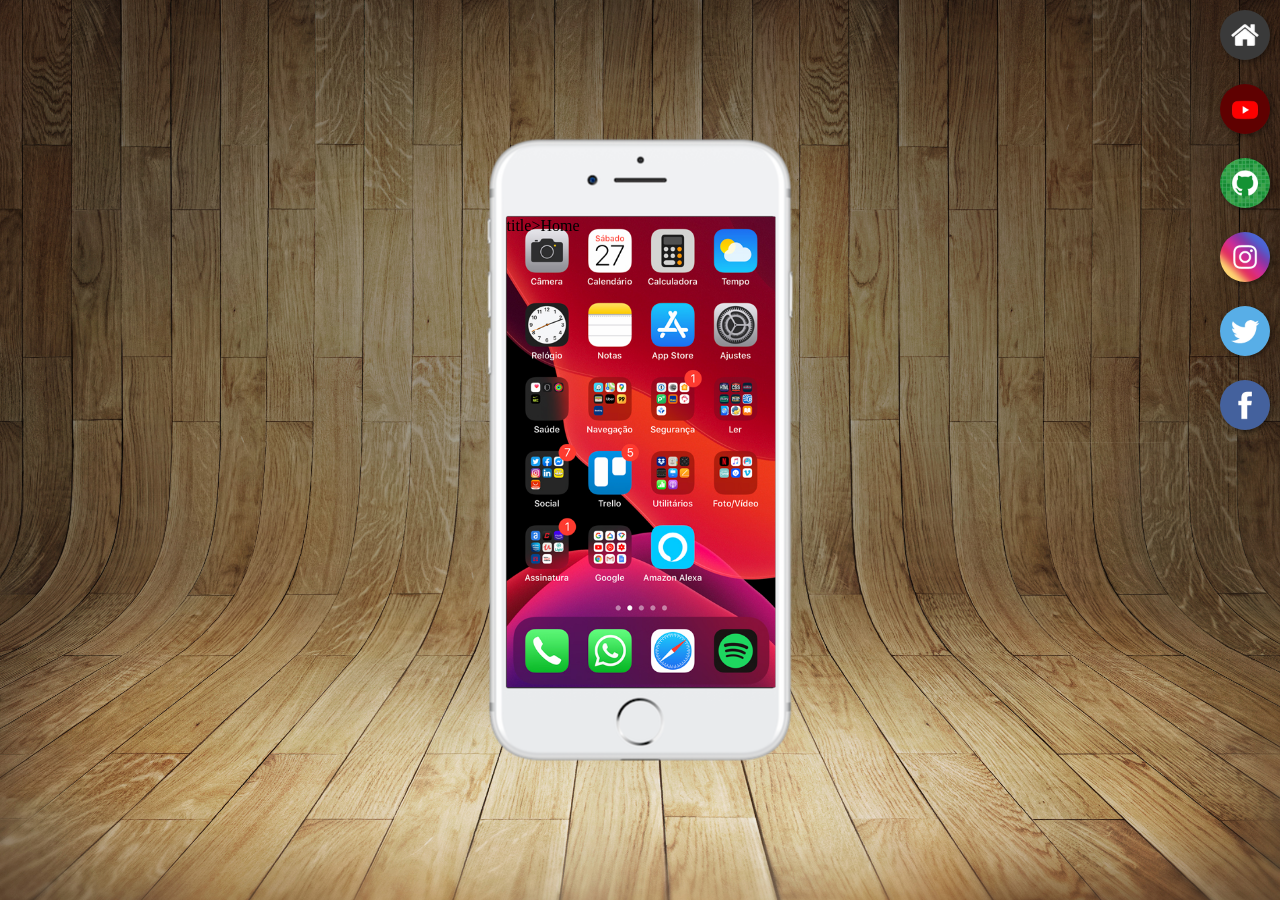
<file: index.html>
<!DOCTYPE html>
<html lang="pt-br">
<head>
    <meta charset="UTF-8">
    <meta name="viewport" content="width=device-width, initial-scale=1.0">
    <link rel="shortcut icon" href="favicon.ico" type="image/x-icon">
    <link rel="stylesheet" href="estilos/style.css">
    <title>Projeto Redes Sociais</title>
</head>
<body>
    <main>
        <Section id="telefone">
            <iframe src="home.html" name="tela" id="tela" frameborder="0"></iframe>
        </Section>
        <section id="redes-sociais">
            <a href="home.html" target="tela"><img src="imagens/logo-home.jpg" alt="Home"></a> <br>
            <a href="youtube.html" target="tela"><img src="imagens/logo-youtube.jpg" alt="Youtube"></a> <br>
            <a href="github.html" target="tela"><img src="imagens/logo-github.jpg" alt="GitHub"></a> <br>
            <a href="instagram.html" target="tela"><img src="imagens/logo-instagram.jpg" alt="Instagram"></a> <br>
            <a href="twitter.html" target="tela"><img src="imagens/logo-twitter.jpg" alt="Twitter"></a> <br>
            <a href="facebook.html" target="tela"><img src="imagens/logo-facebook.jpg" alt="Facebook"></a>
        </section>
    </main>
</body>
</html>
</file>
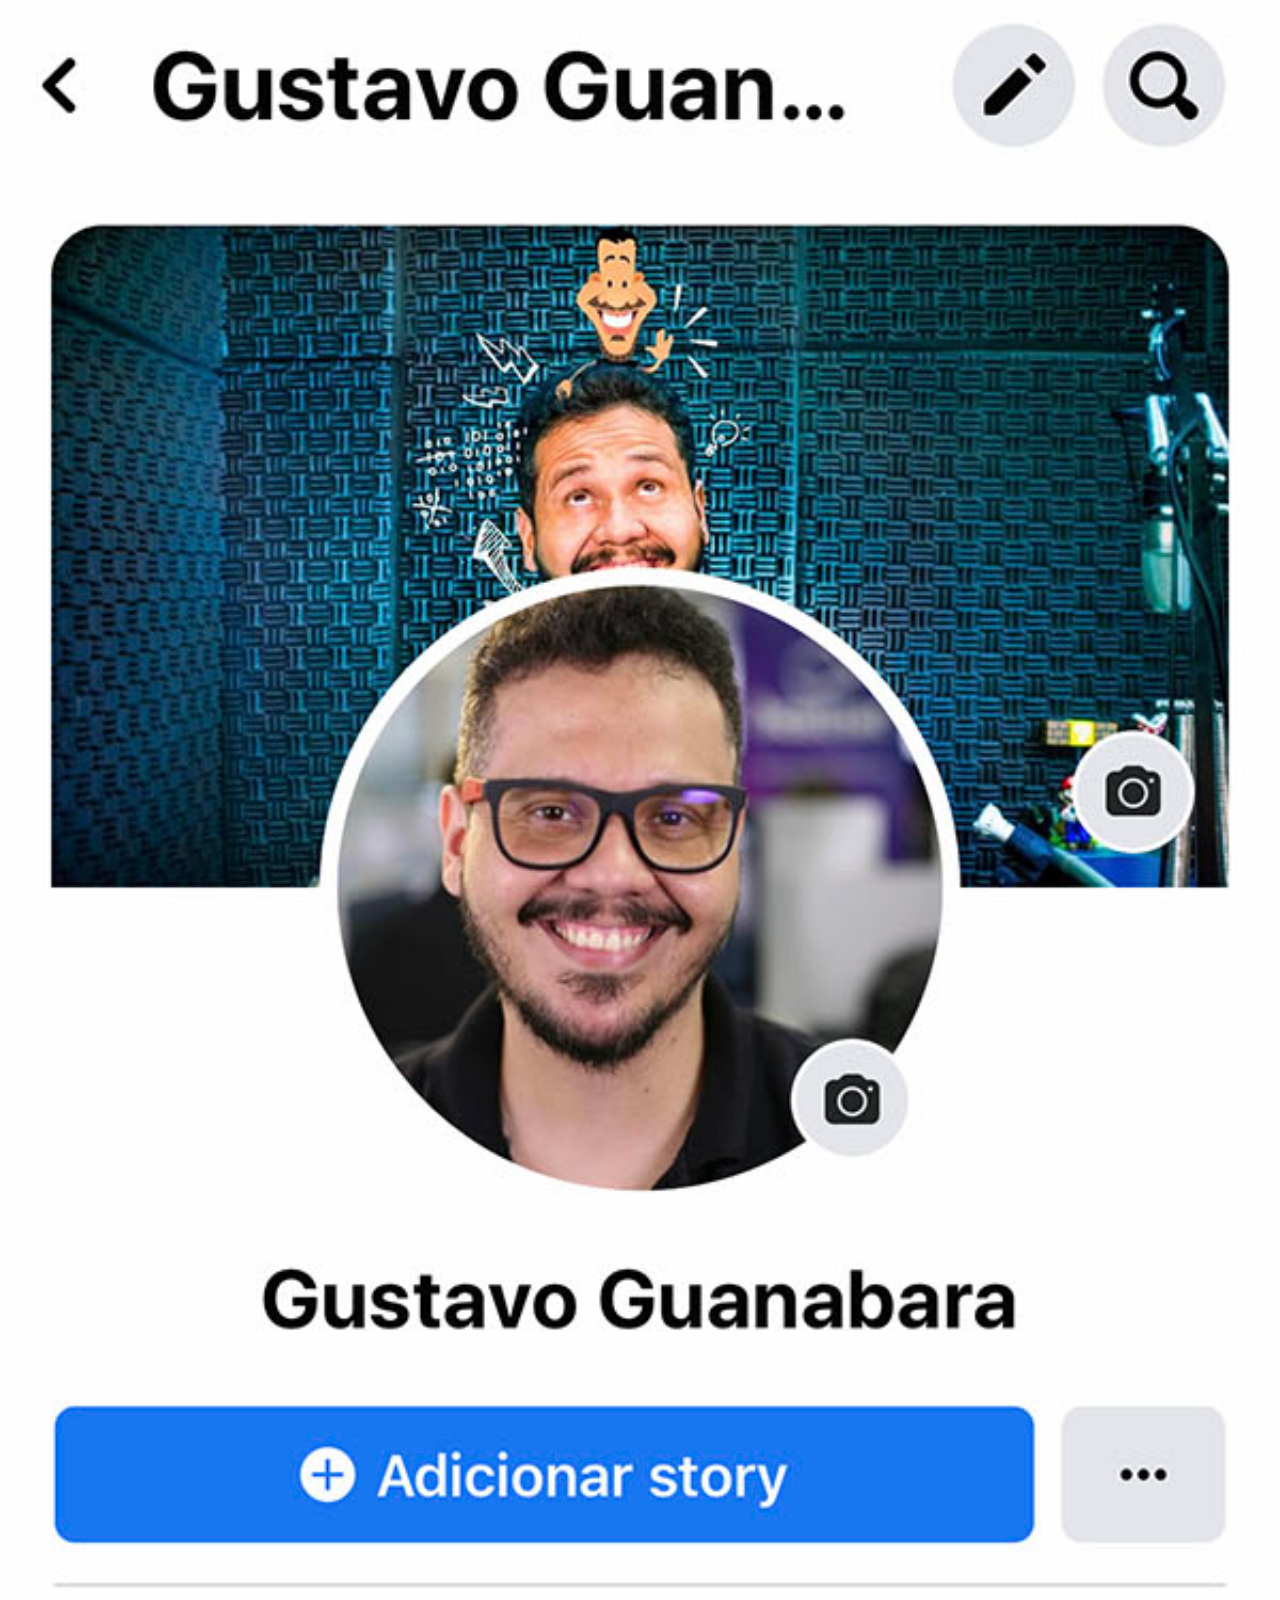
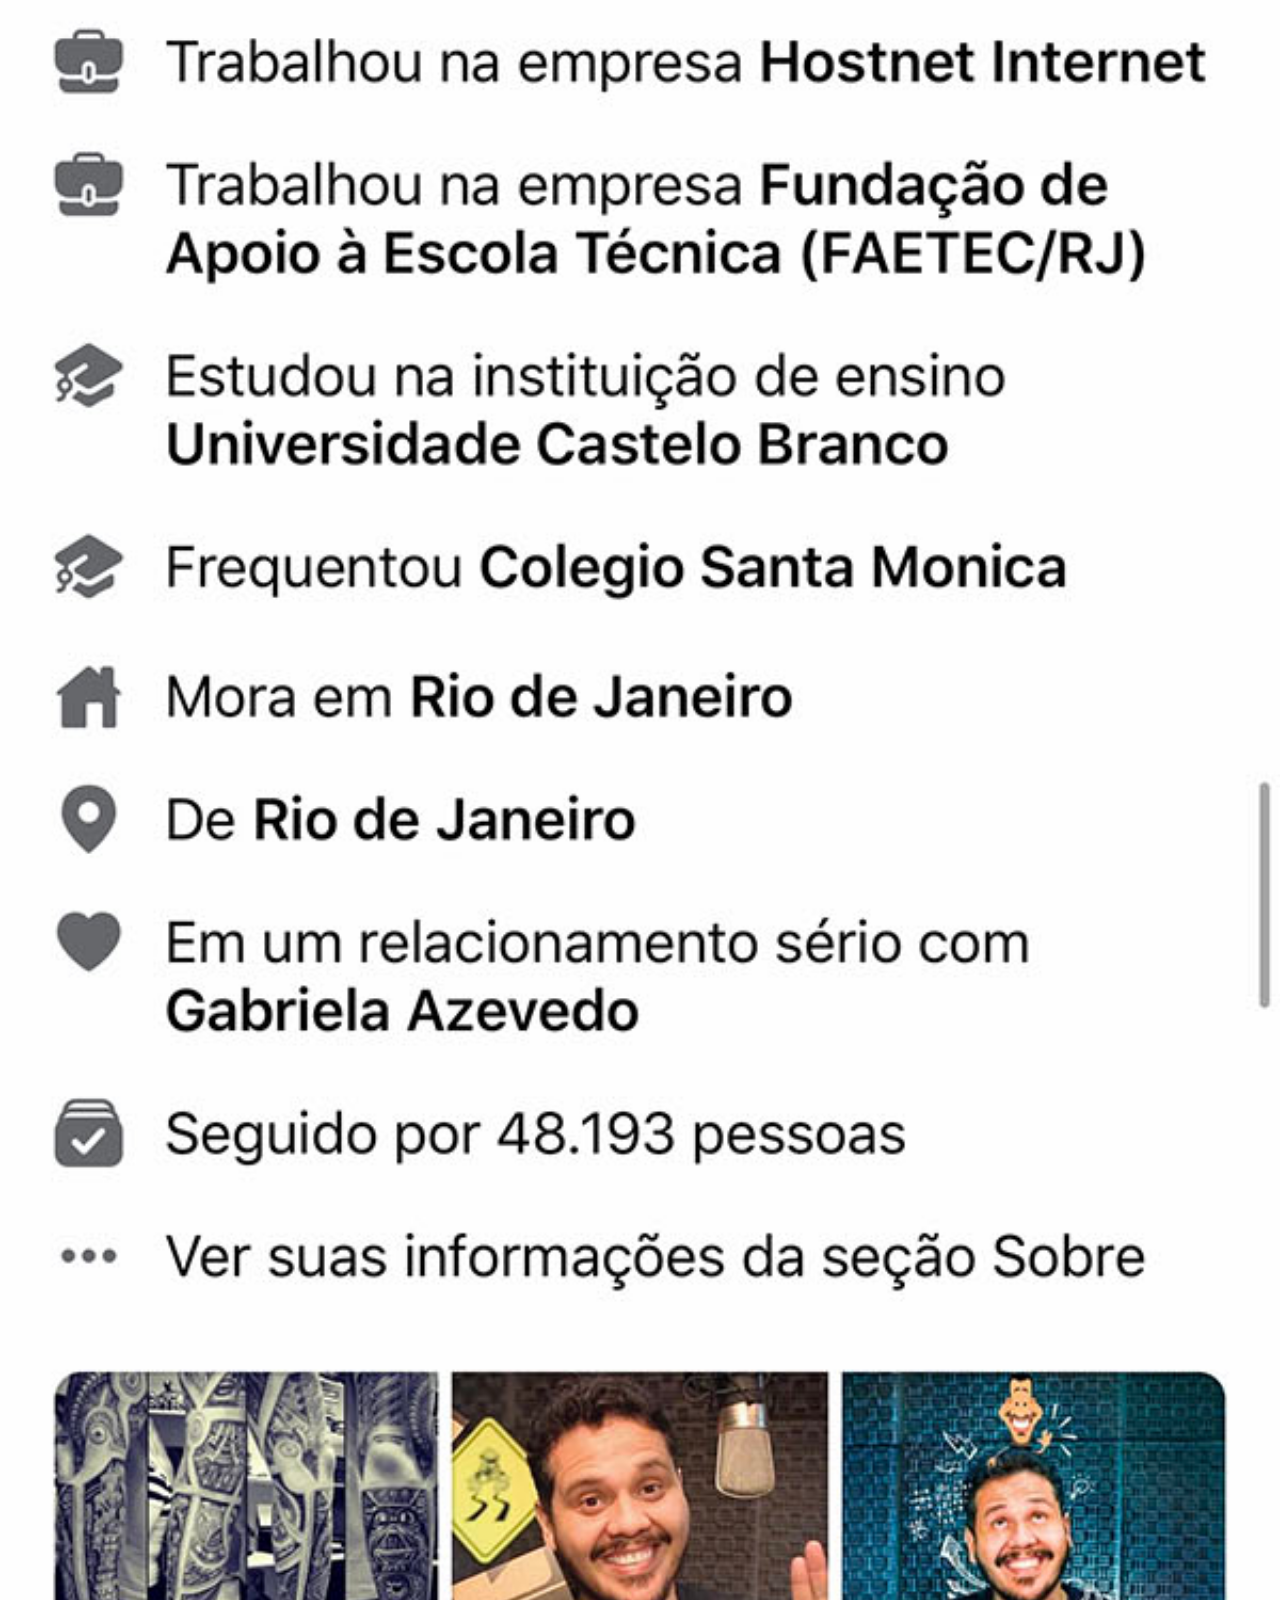
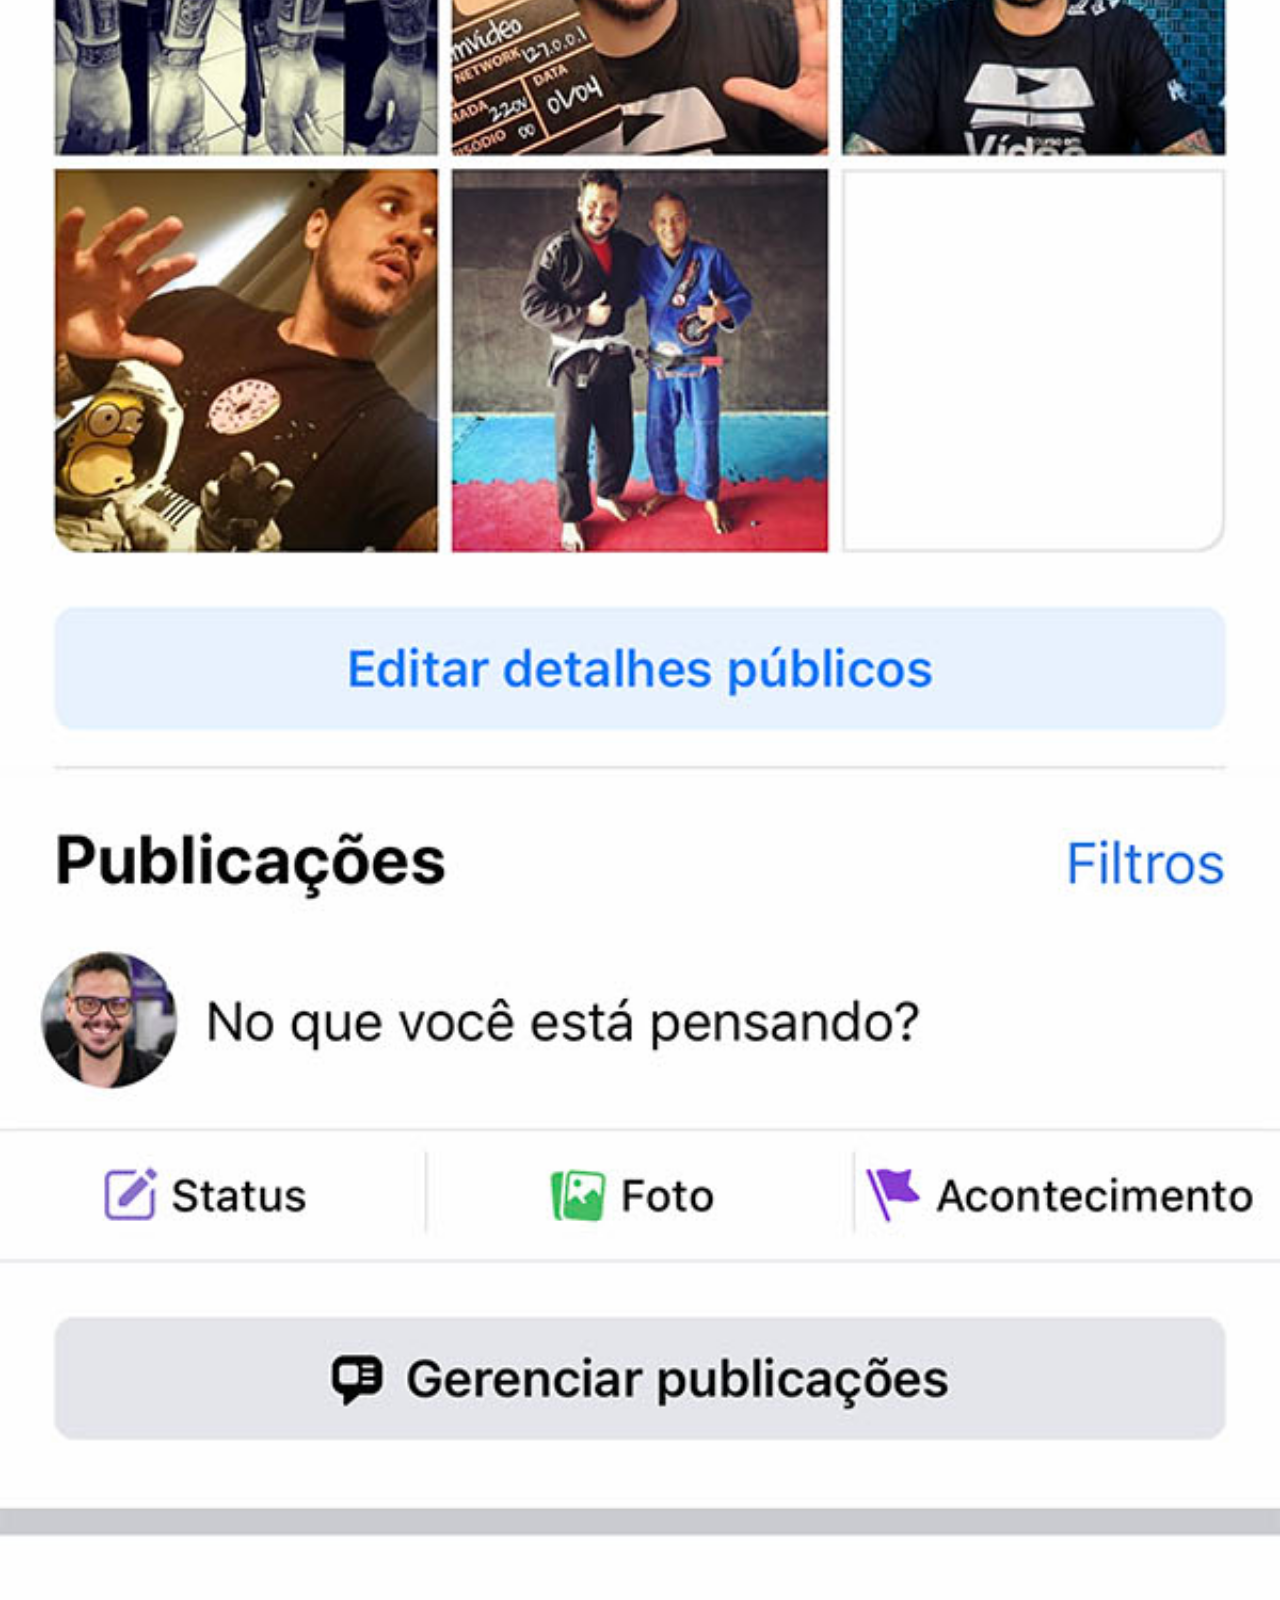
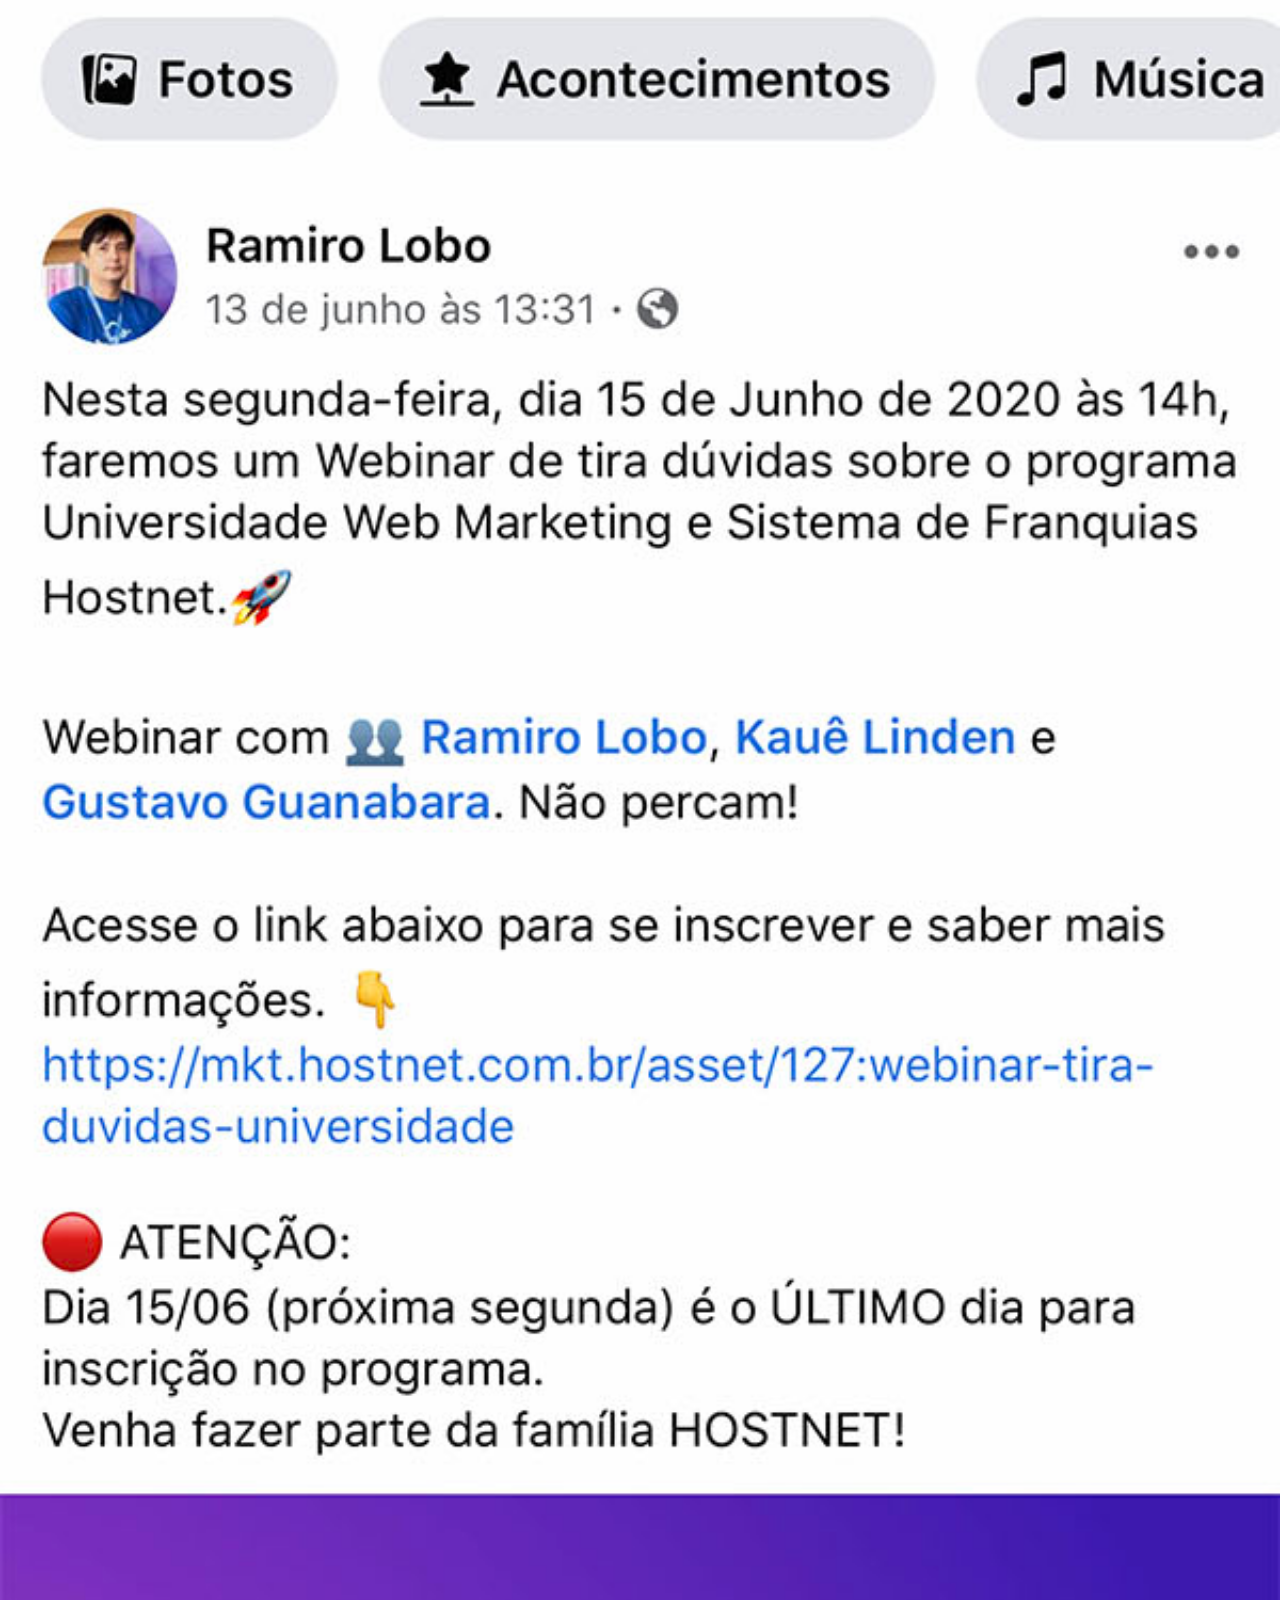
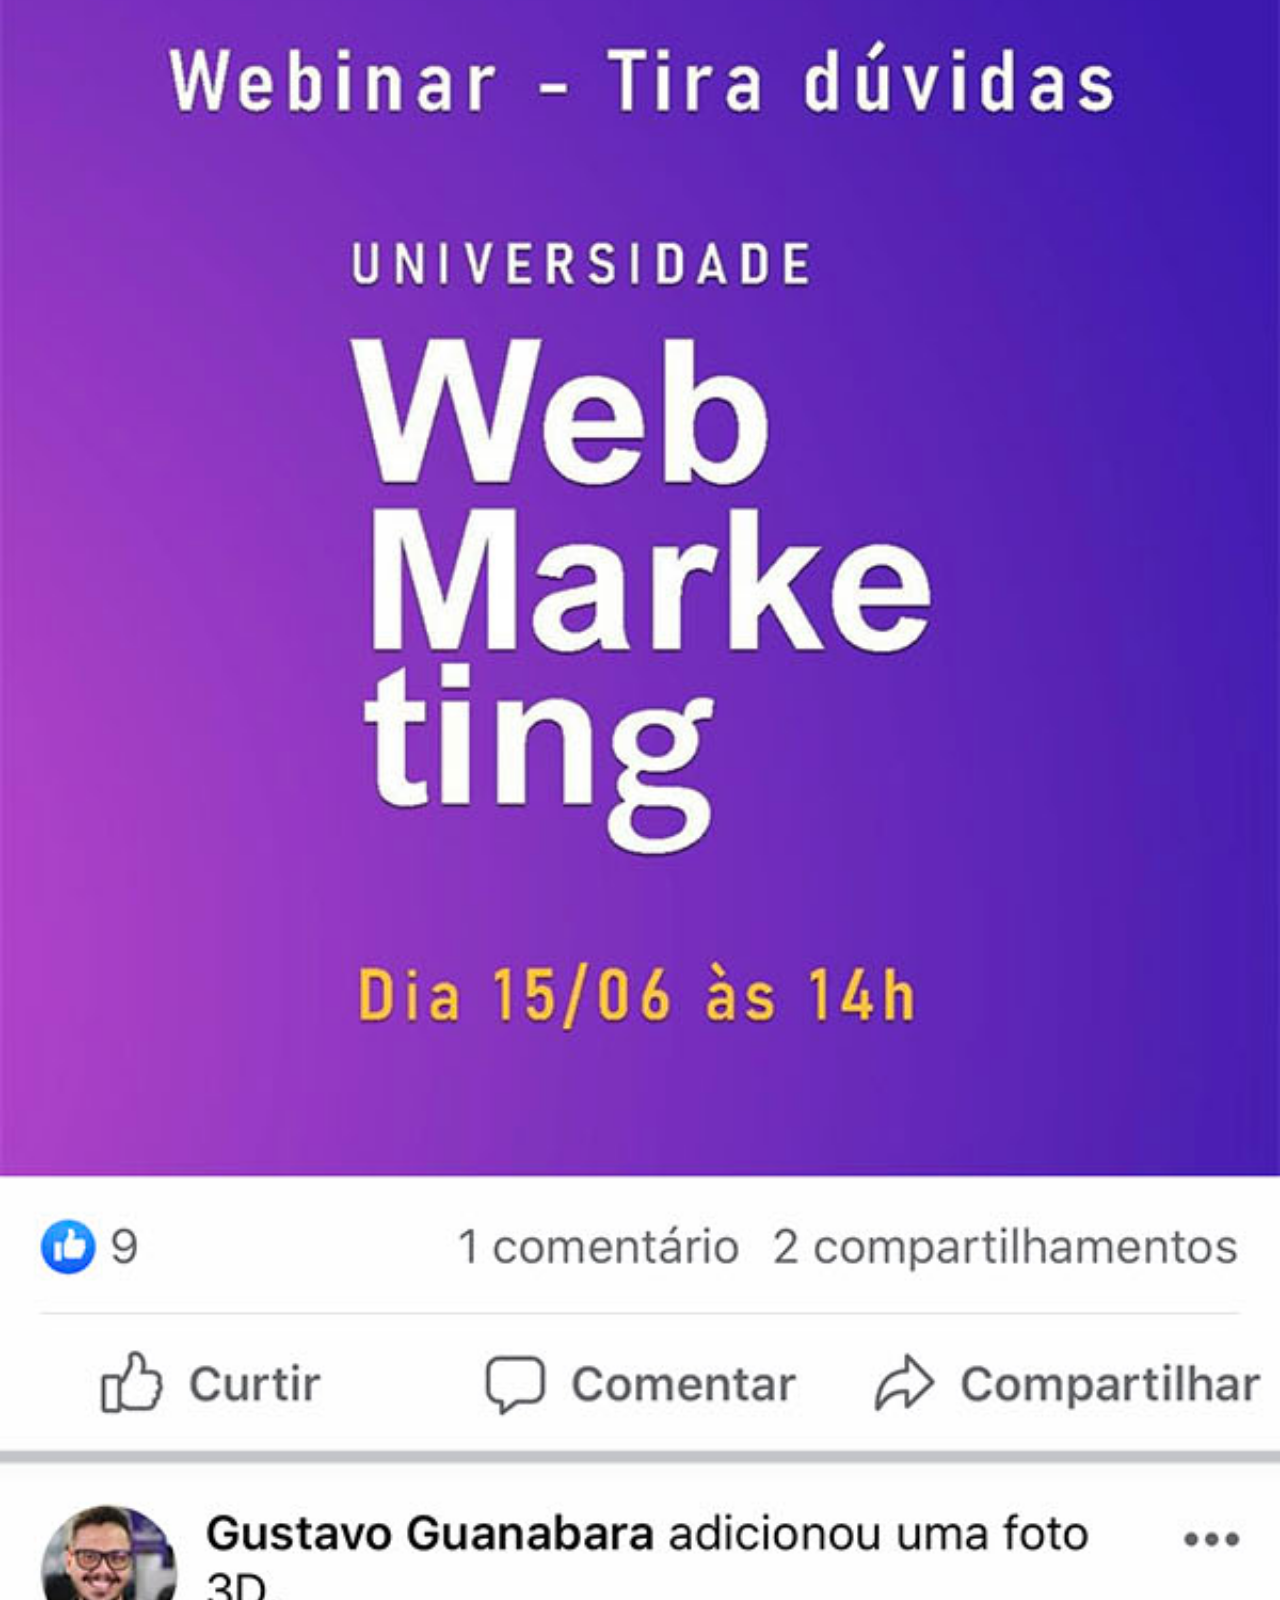
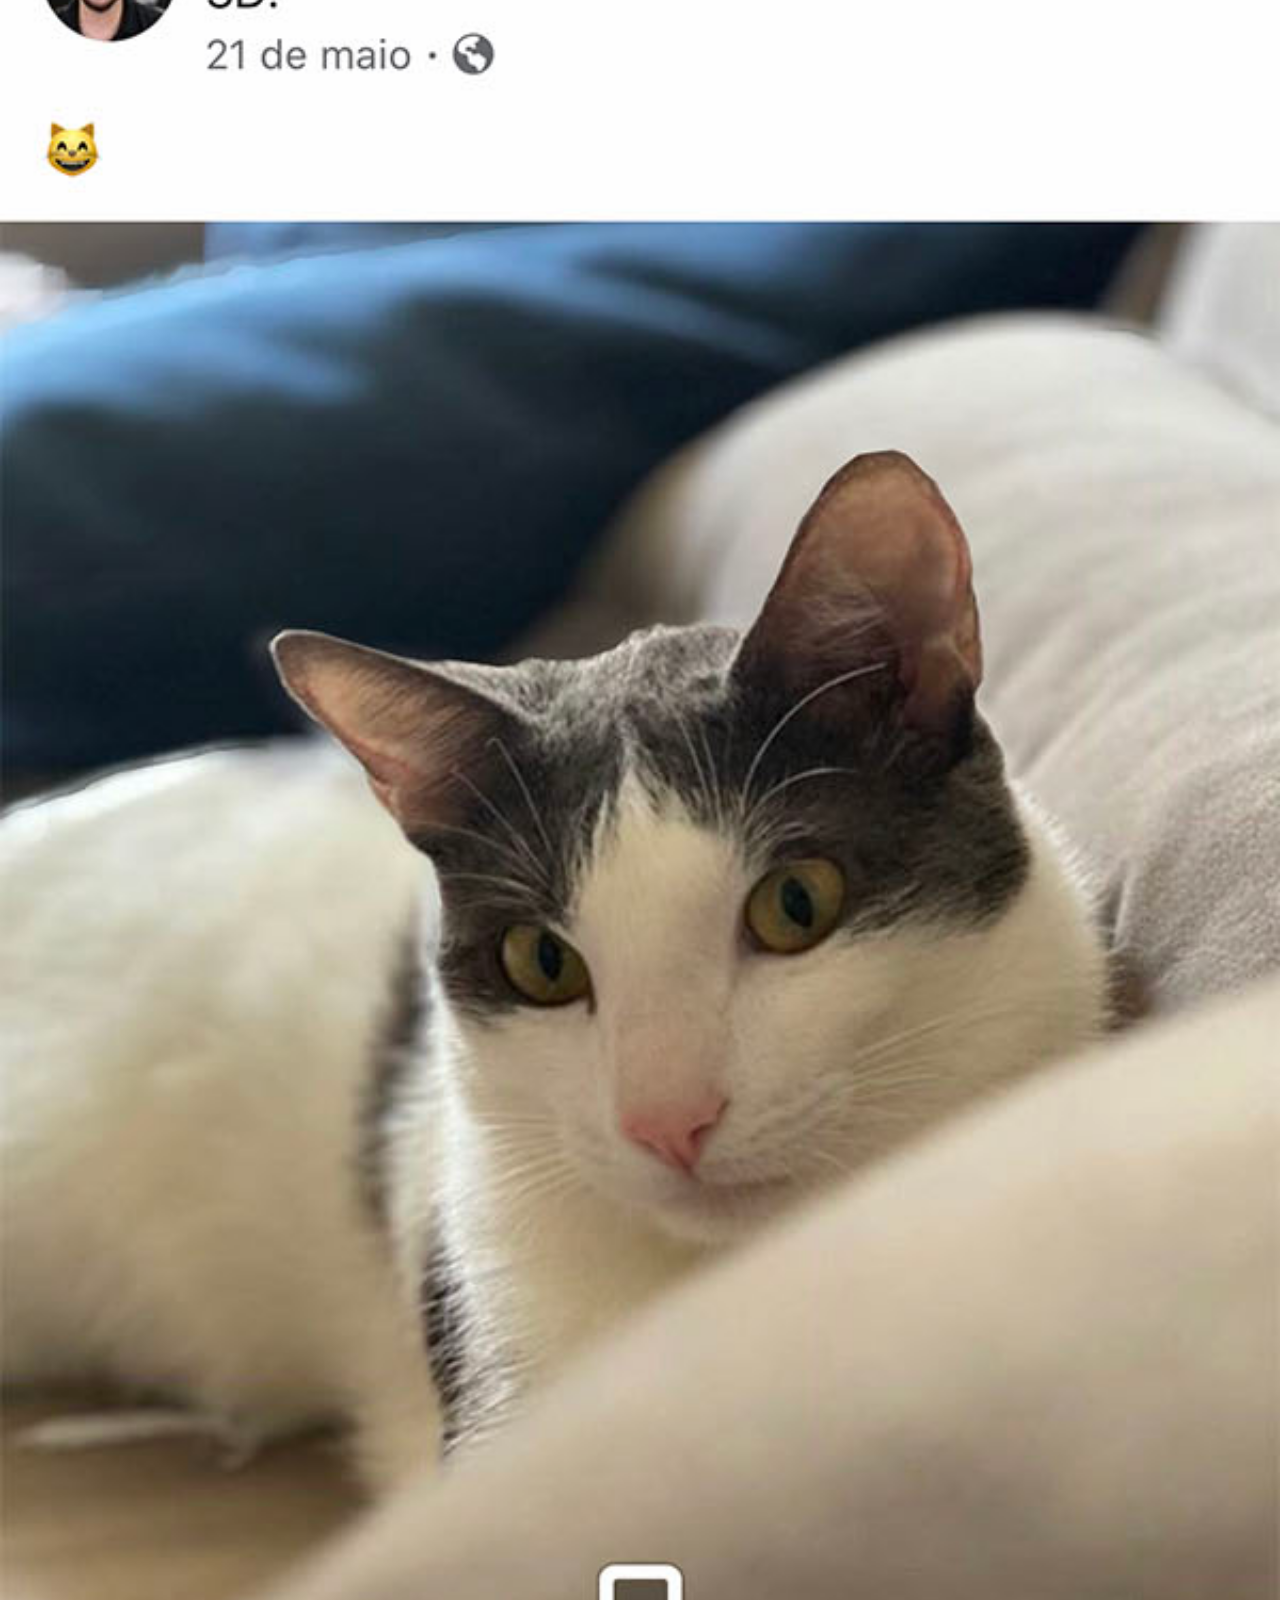
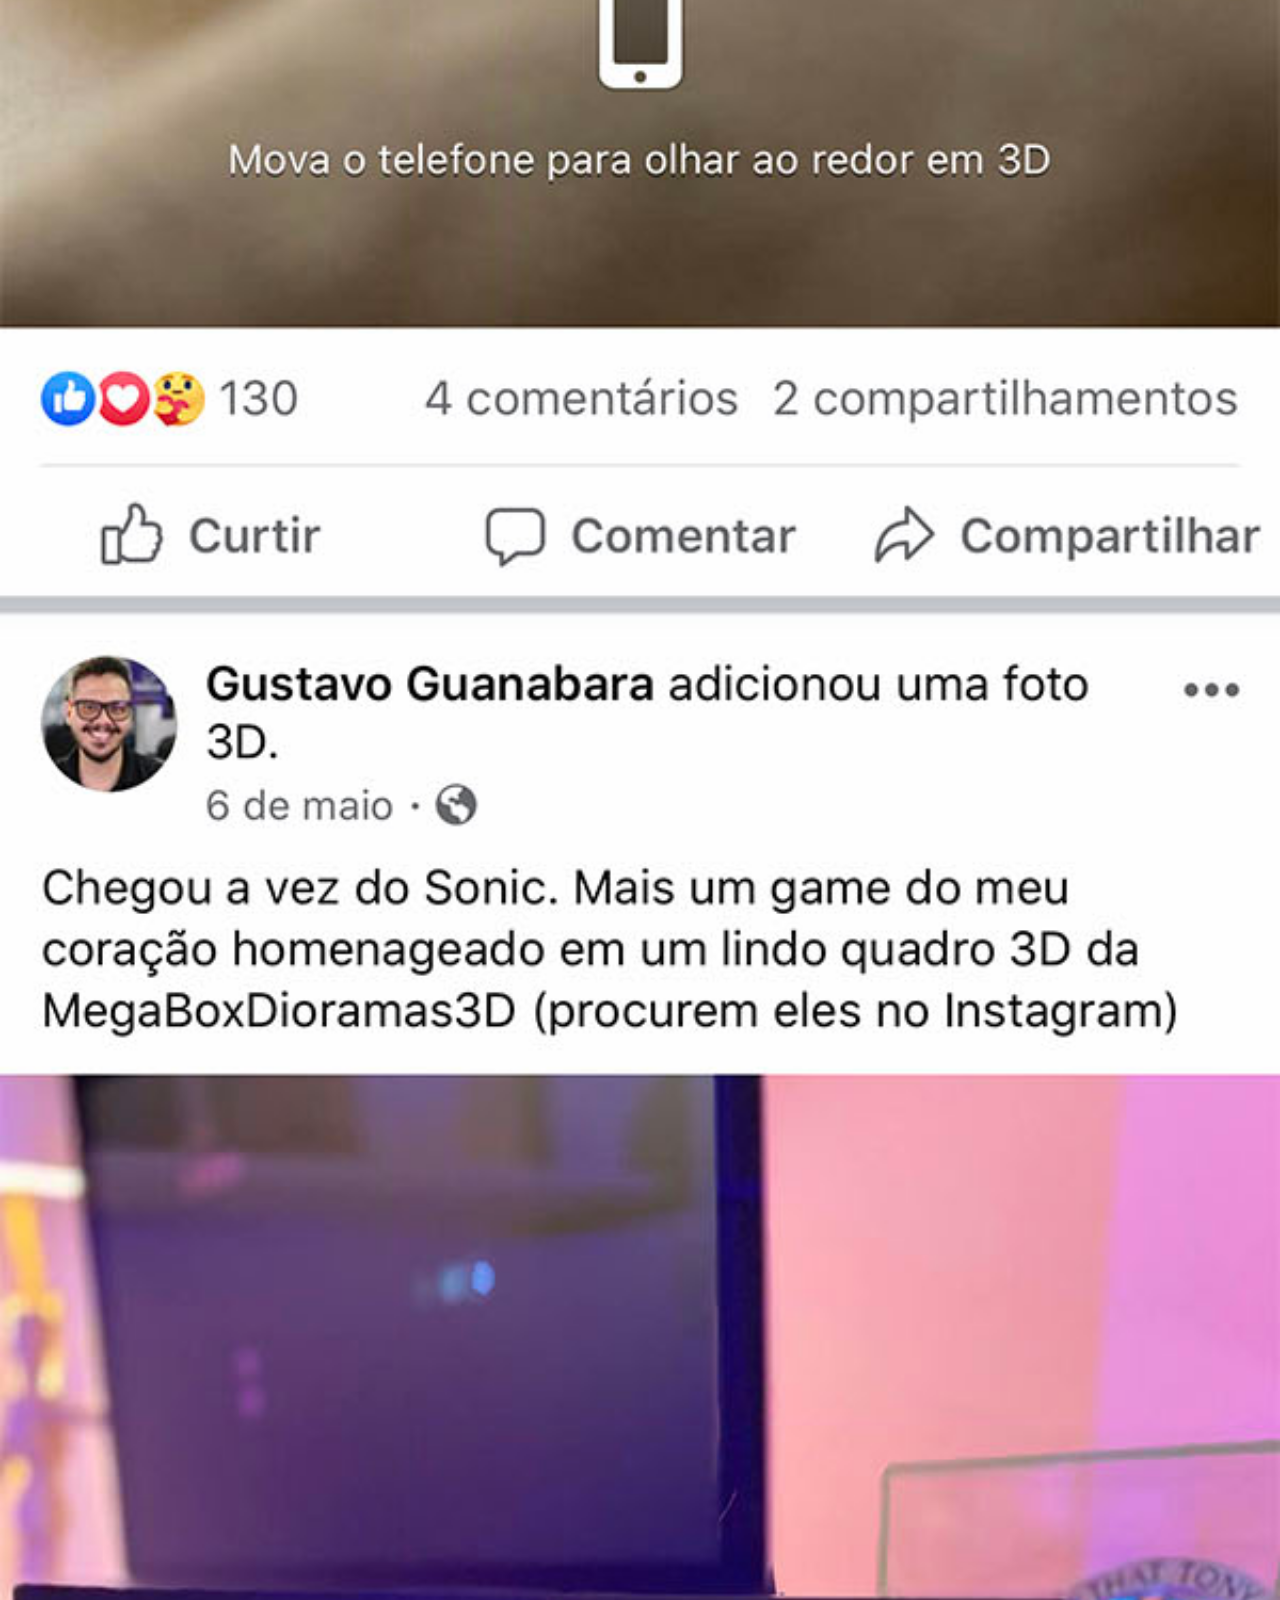
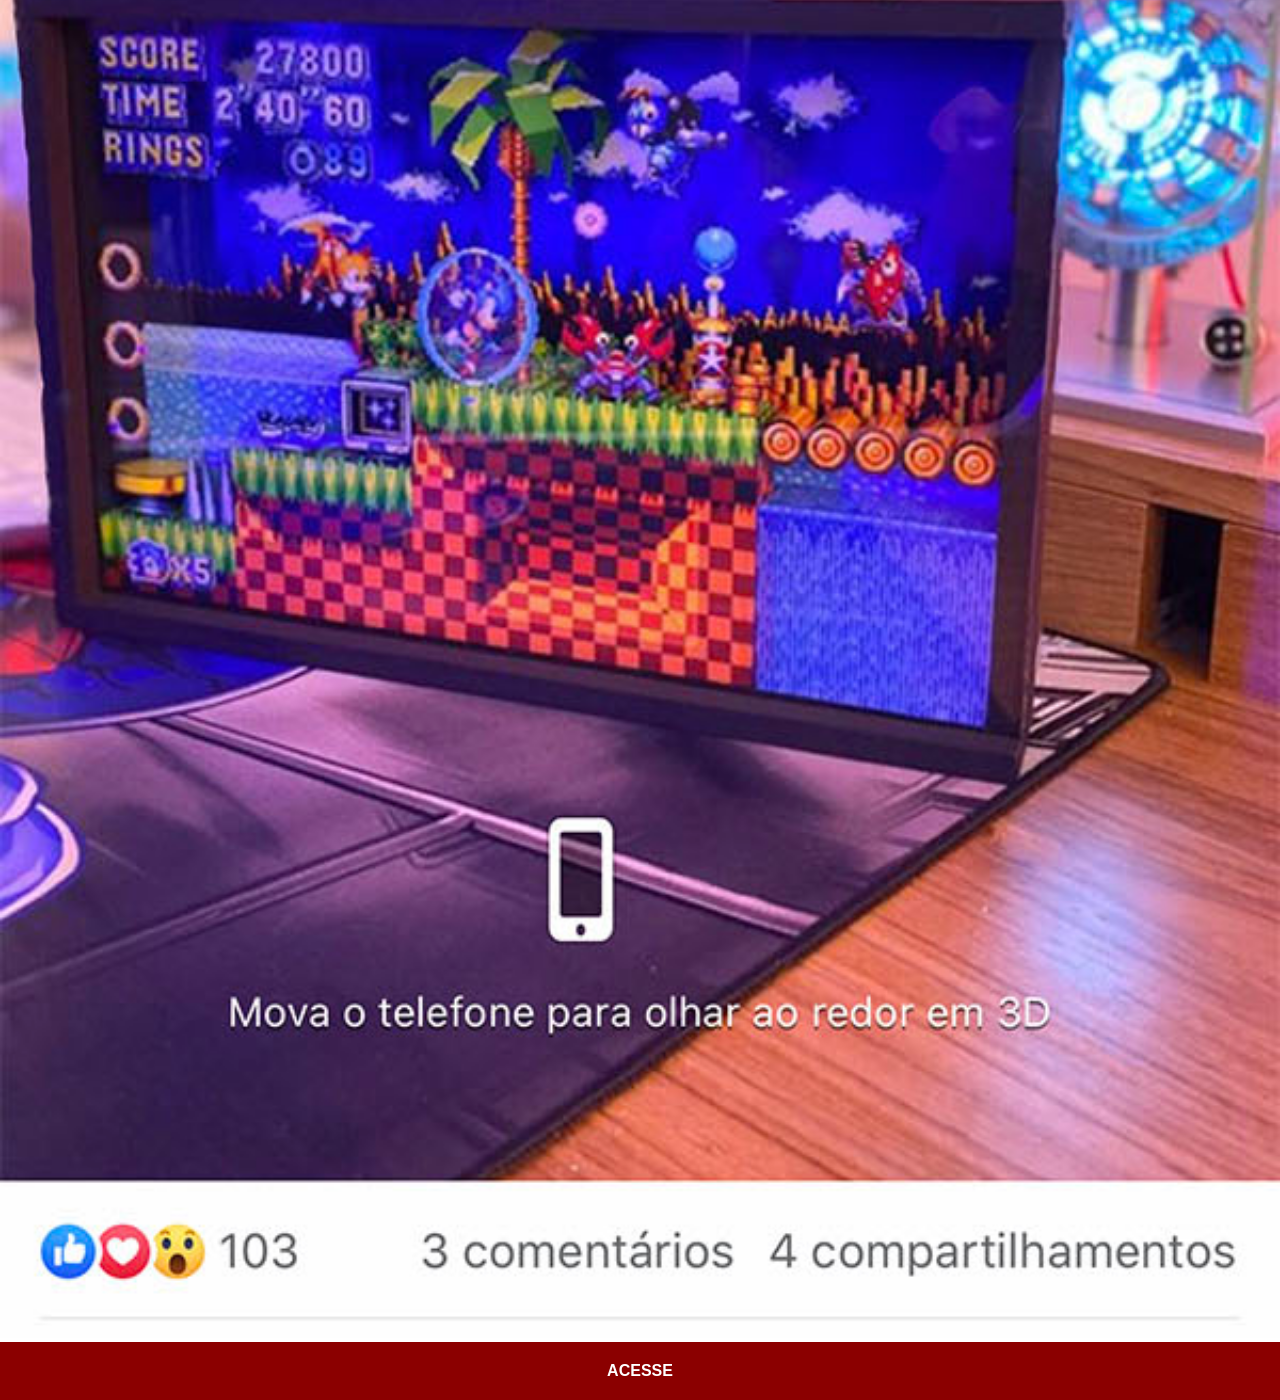
<file: facebook.html>
<!DOCTYPE html>
<html lang="pt-br">
<head>
    <meta charset="UTF-8">
    <meta name="viewport" content="width=device-width, initial-scale=1.0">
    <title>Facebook</title>
    <link rel="stylesheet" href="estilos/social.css">
</head>
<body>
    <img src="imagens/tela-facebook.jpg" alt="Facebook">
    <a href="https://www.facebook.com/gustavoguanabara/" target="_blank">ACESSE</a>
</body>
</html>
</file>
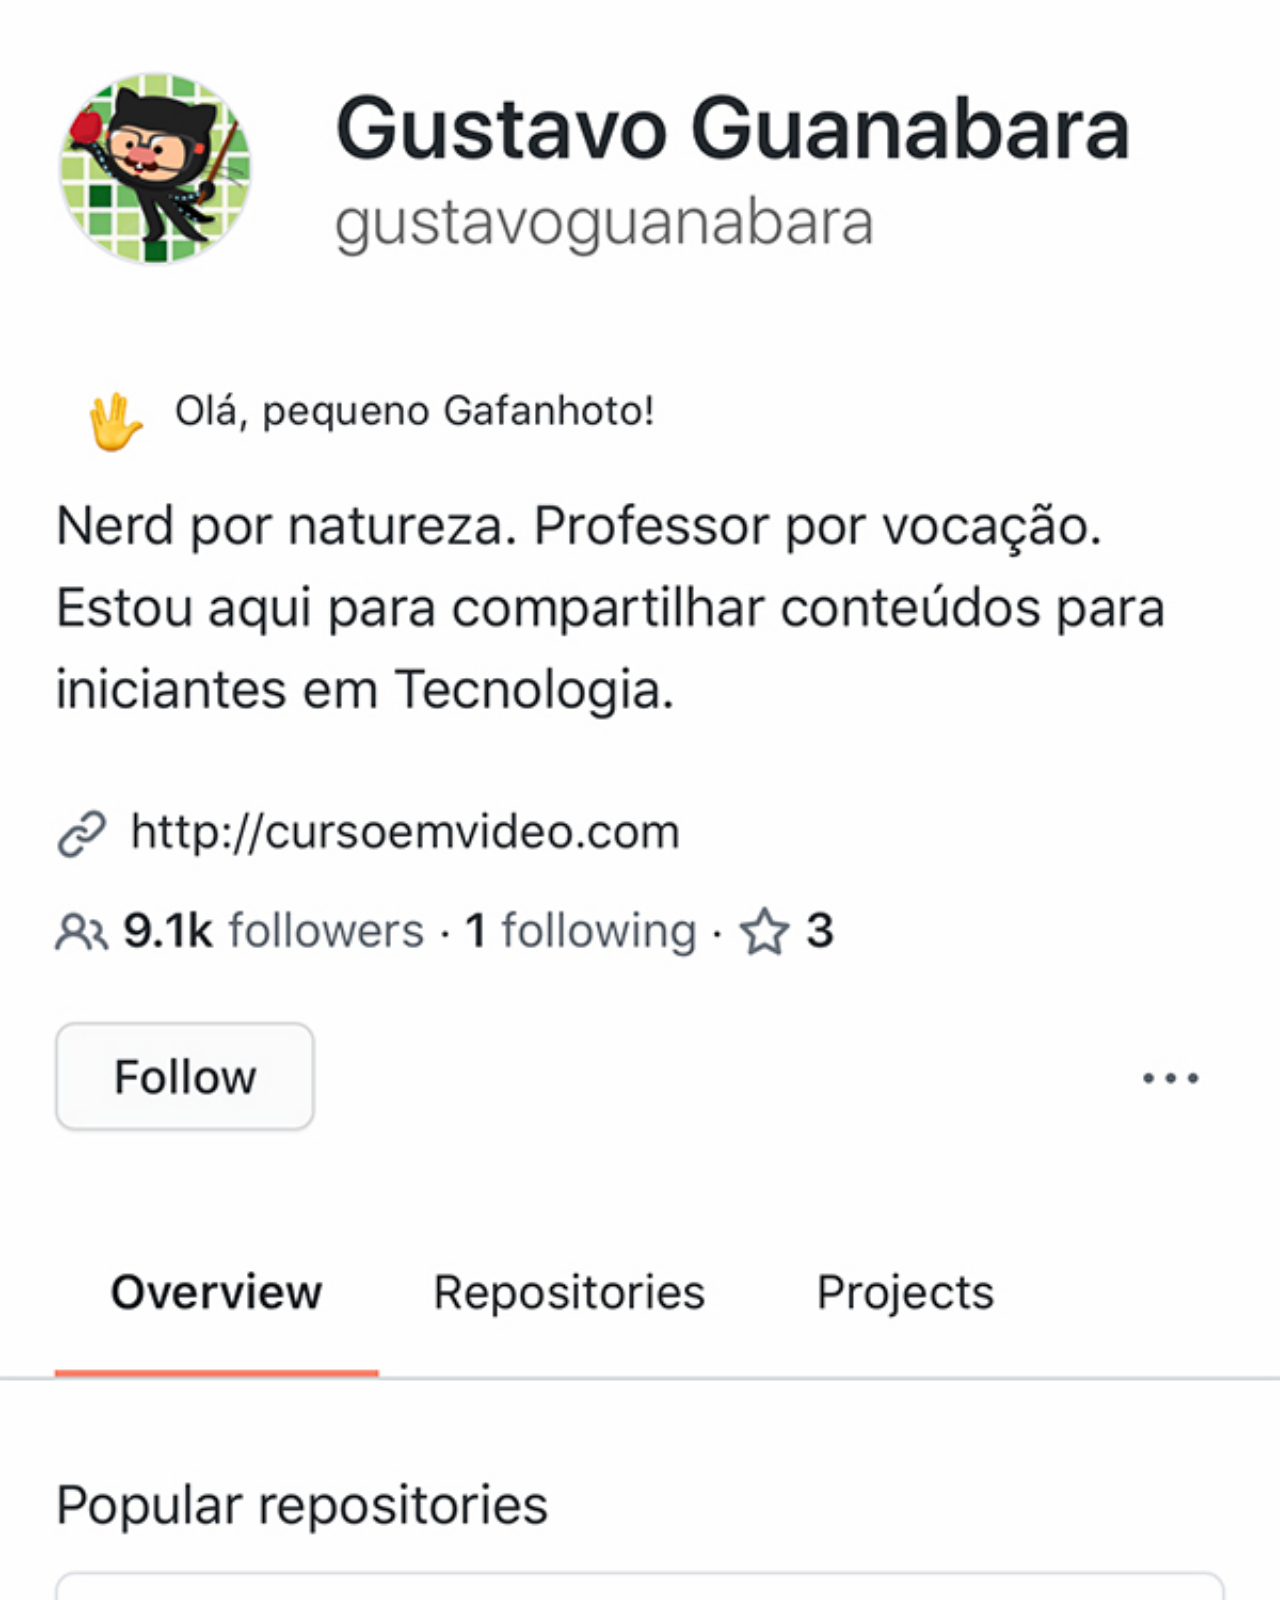
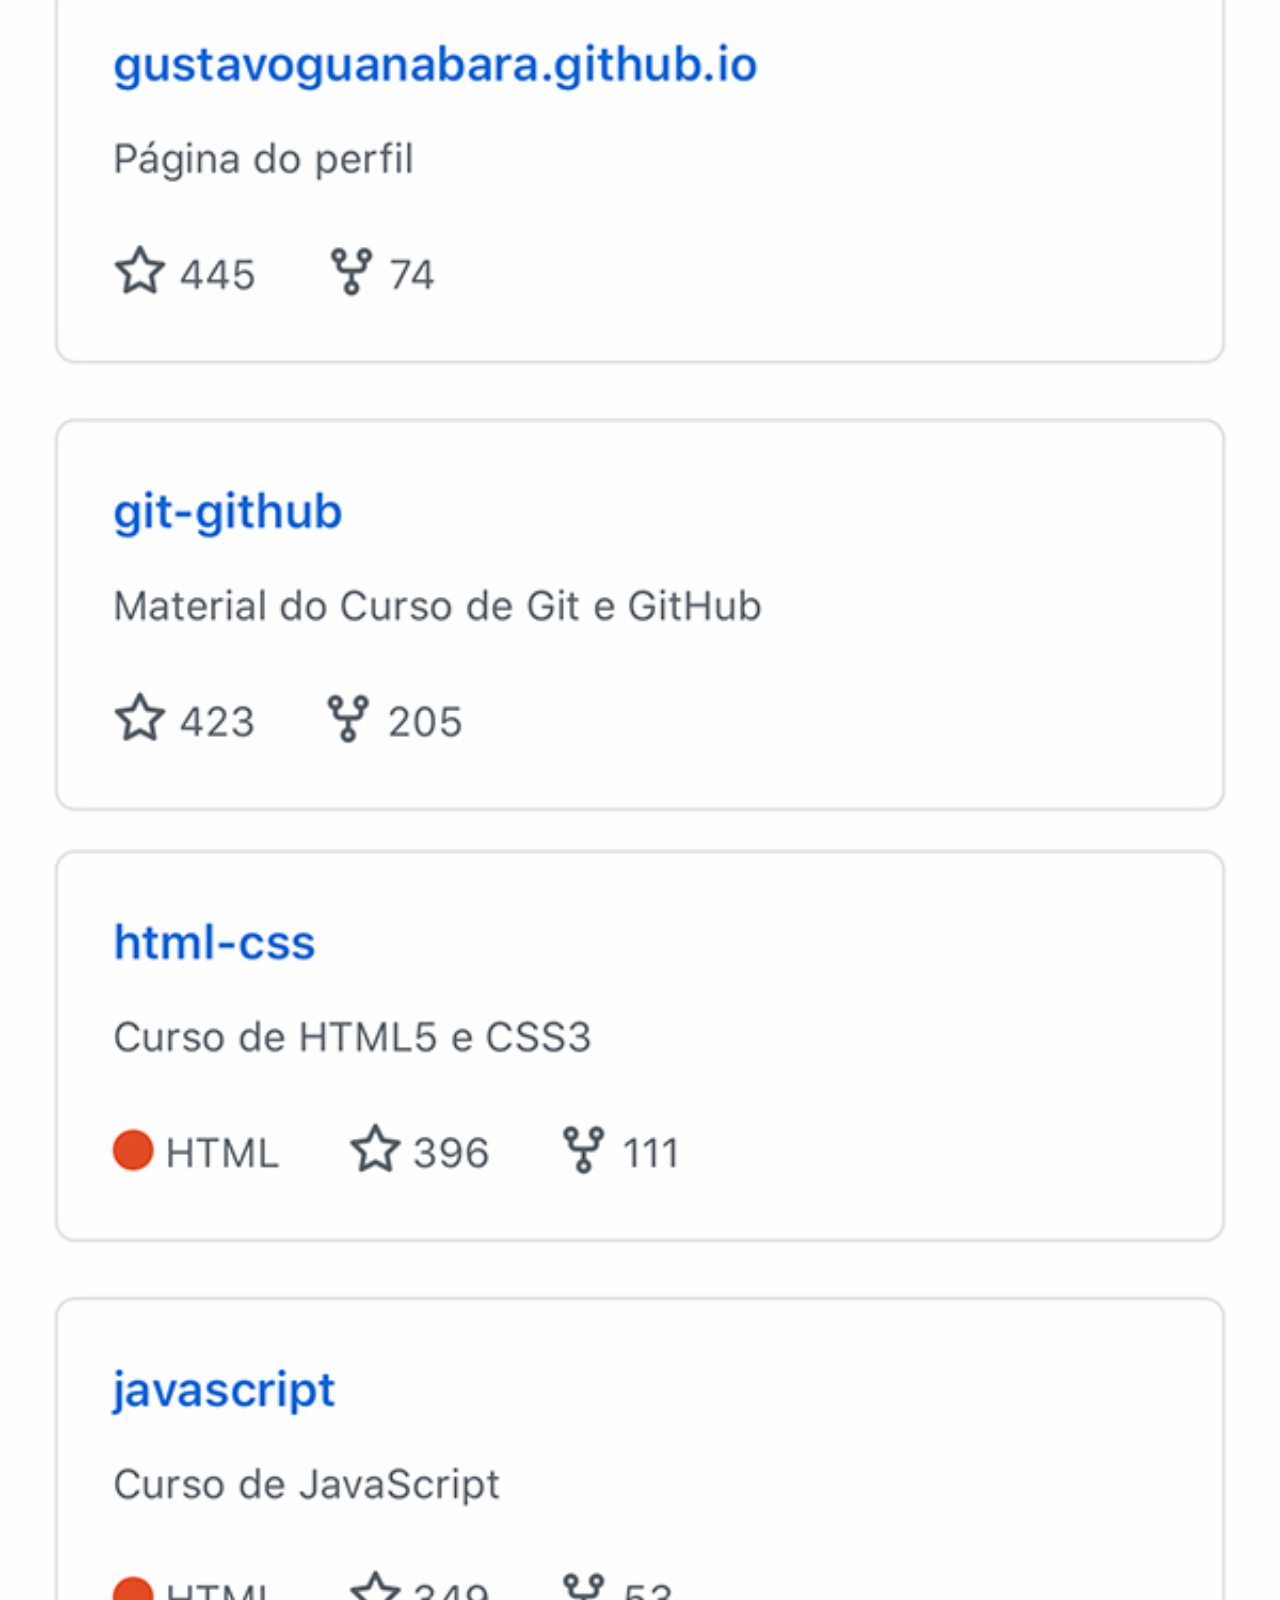
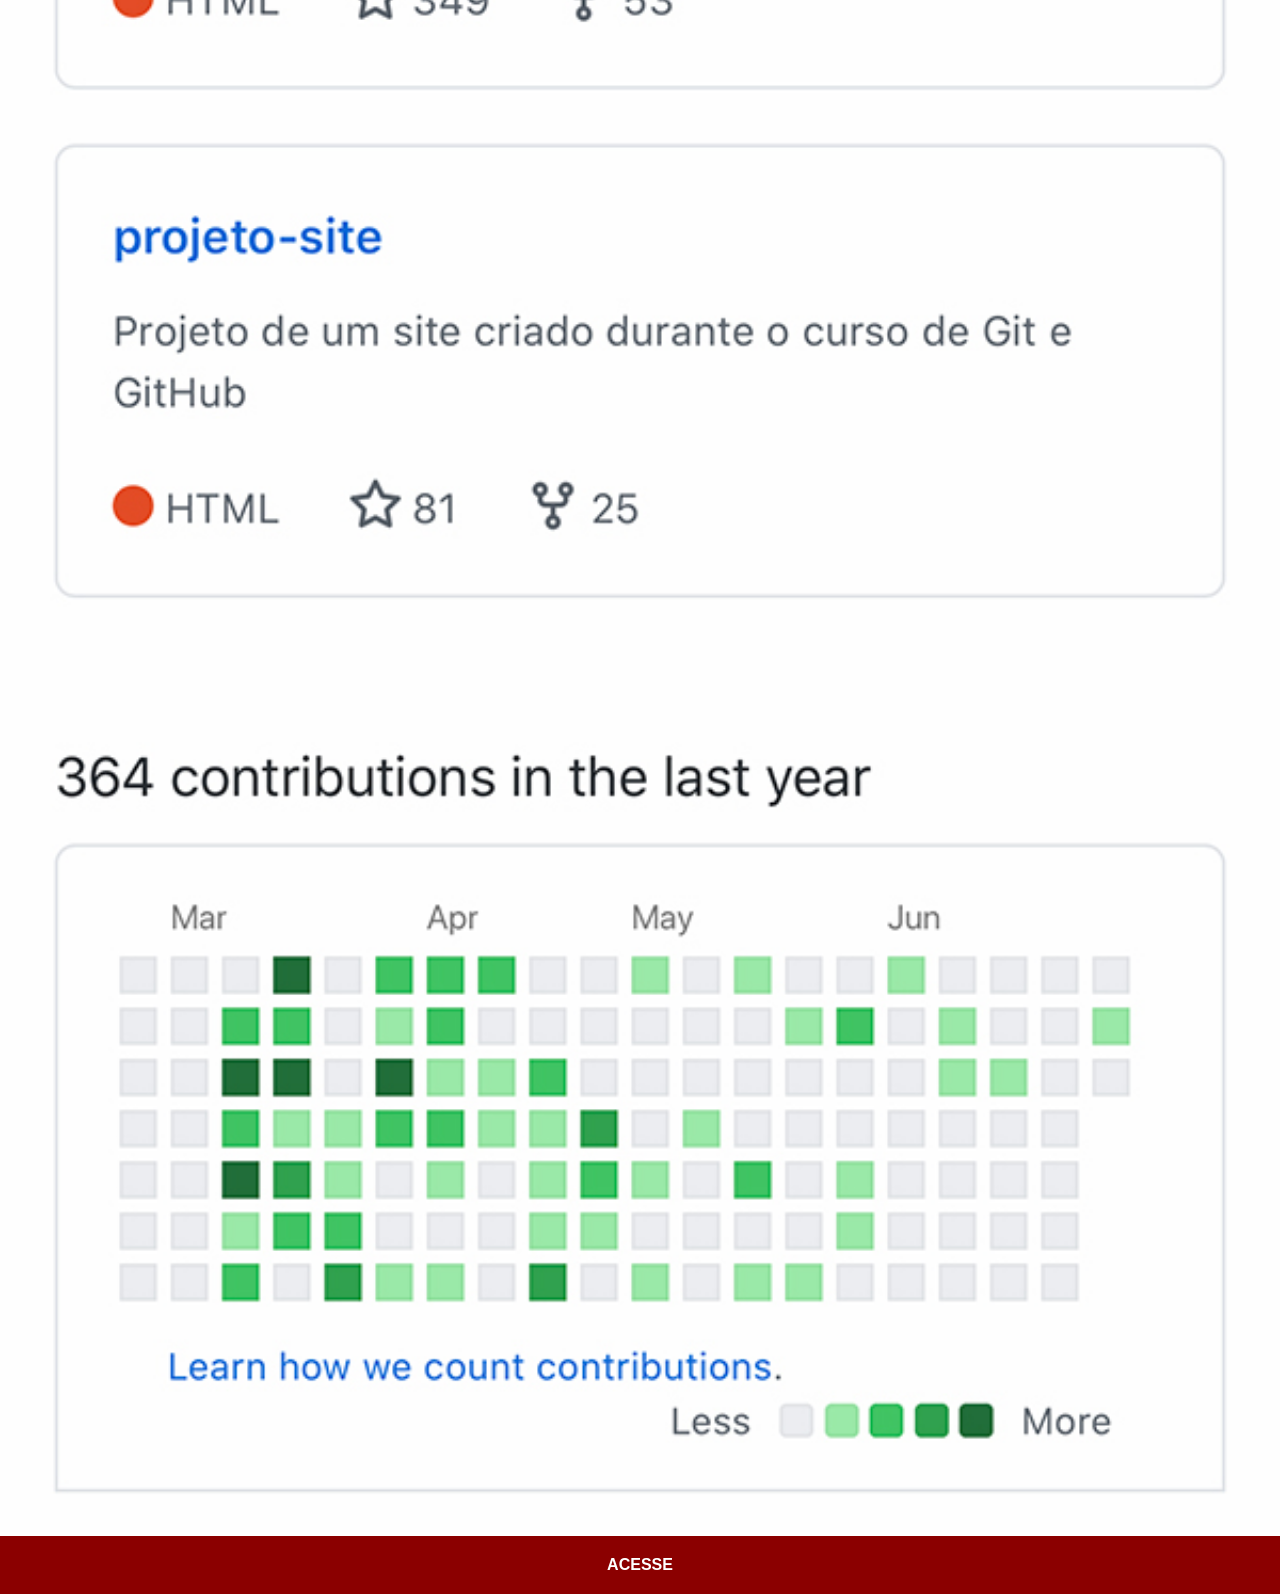
<file: github.html>
<!DOCTYPE html>
<html lang="pt-br">
<head>
    <meta charset="UTF-8">
    <meta name="viewport" content="width=device-width, initial-scale=1.0">
    <title>GitHub</title>
    <link rel="stylesheet" href="estilos/social.css">
</head>
<body>
    <img src="imagens/tela-github.jpg" alt="GitHub">
    <a href="https://github.com/gustavoguanabara/" target="_blank">ACESSE</a>
</body>
</html>
</file>
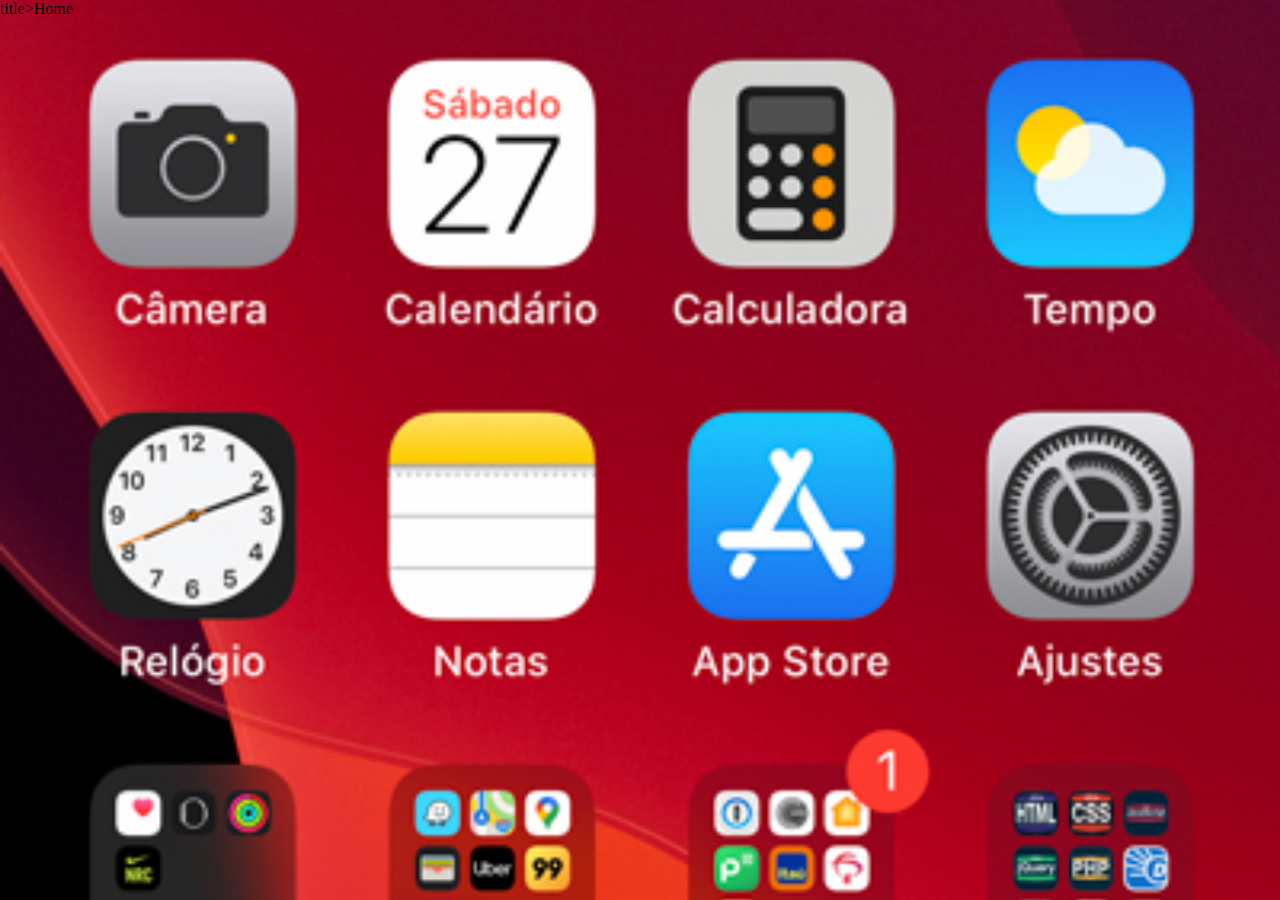
<file: home.html>
<!DOCTYPE html>
<html lang="pt-br">
<head>
    <meta charset="UTF-8">
    <meta name="viewport" content="width=device-width, initial-scale=1.0">
    <style>
        * {
            margin: 0px;
            padding: 0px;
        }
    
        body {
            width: 50vh;
            height: 90vh;
            background: black url('imagens/tela-home.jpg') no-repeat top center;
            background-size: cover;
        }
    </style>
    title>Home</title>
</head>
<body>
    
</body>
</html>
</file>
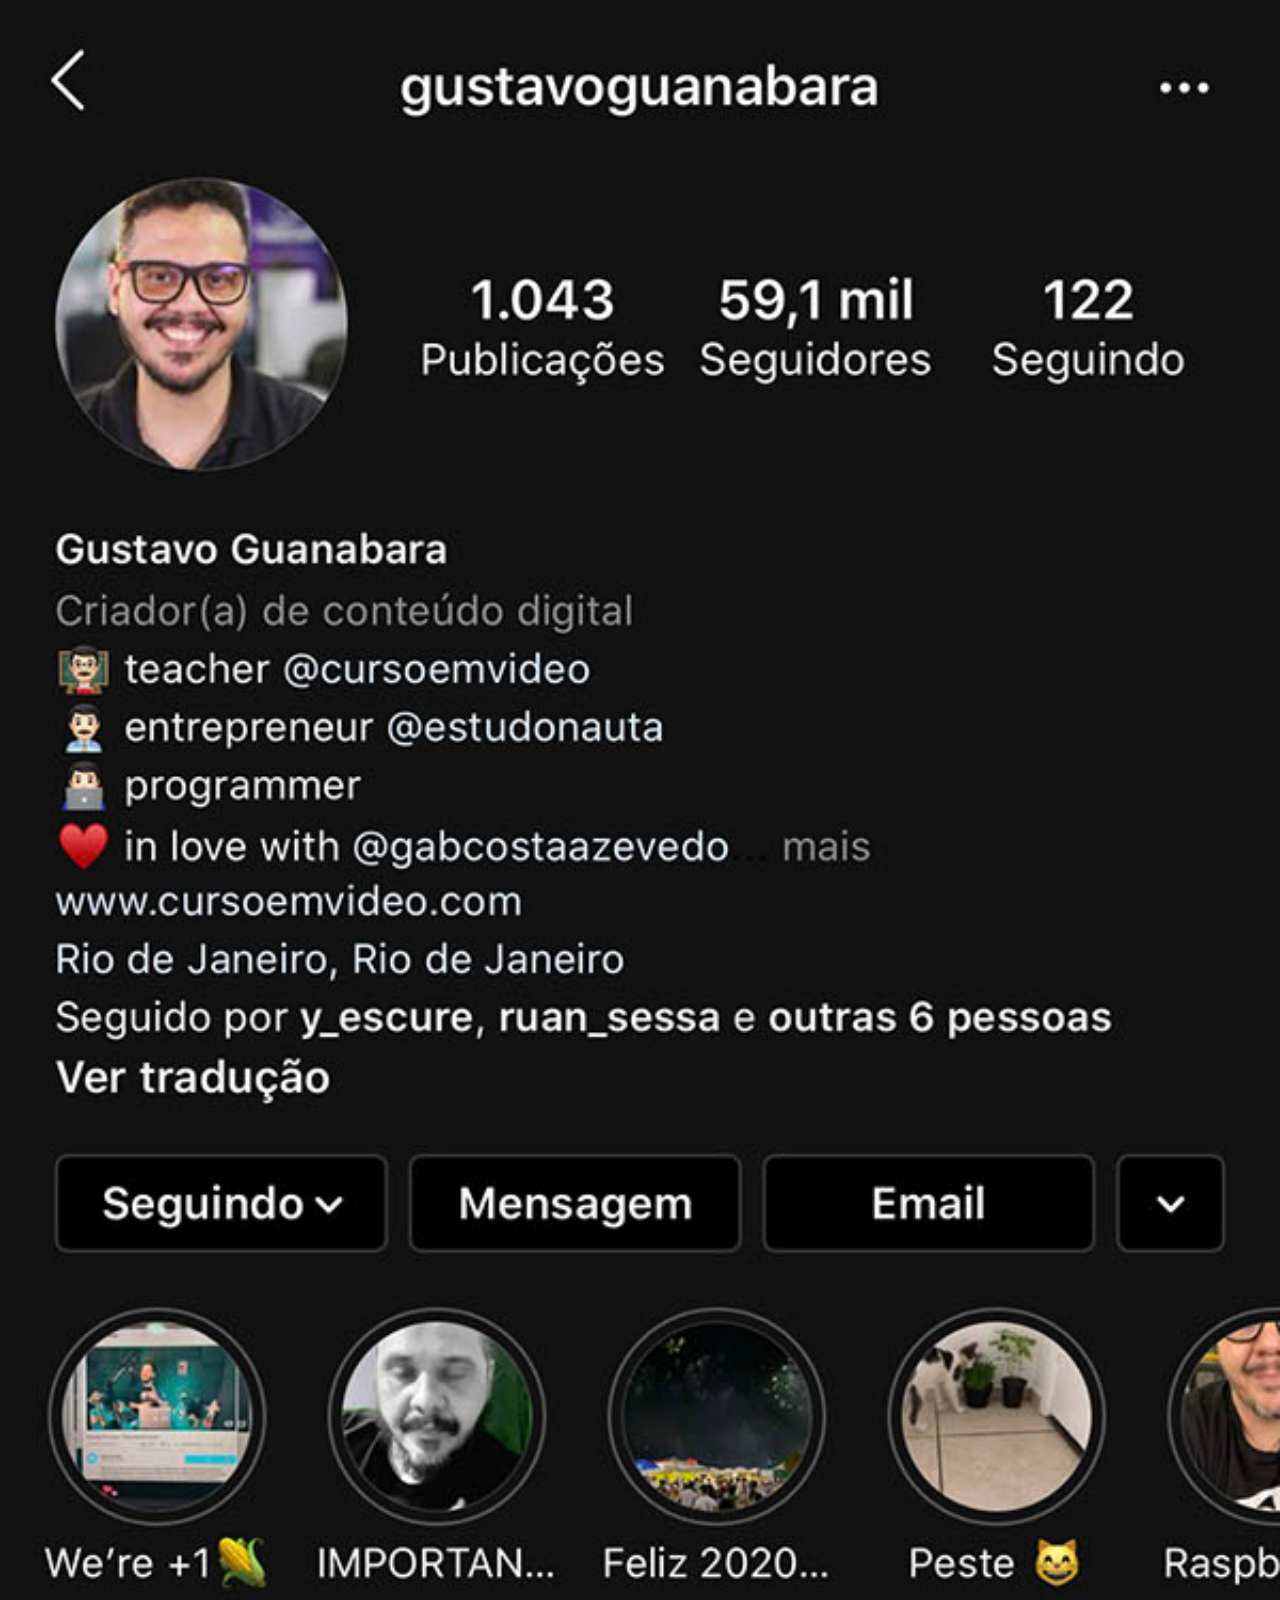
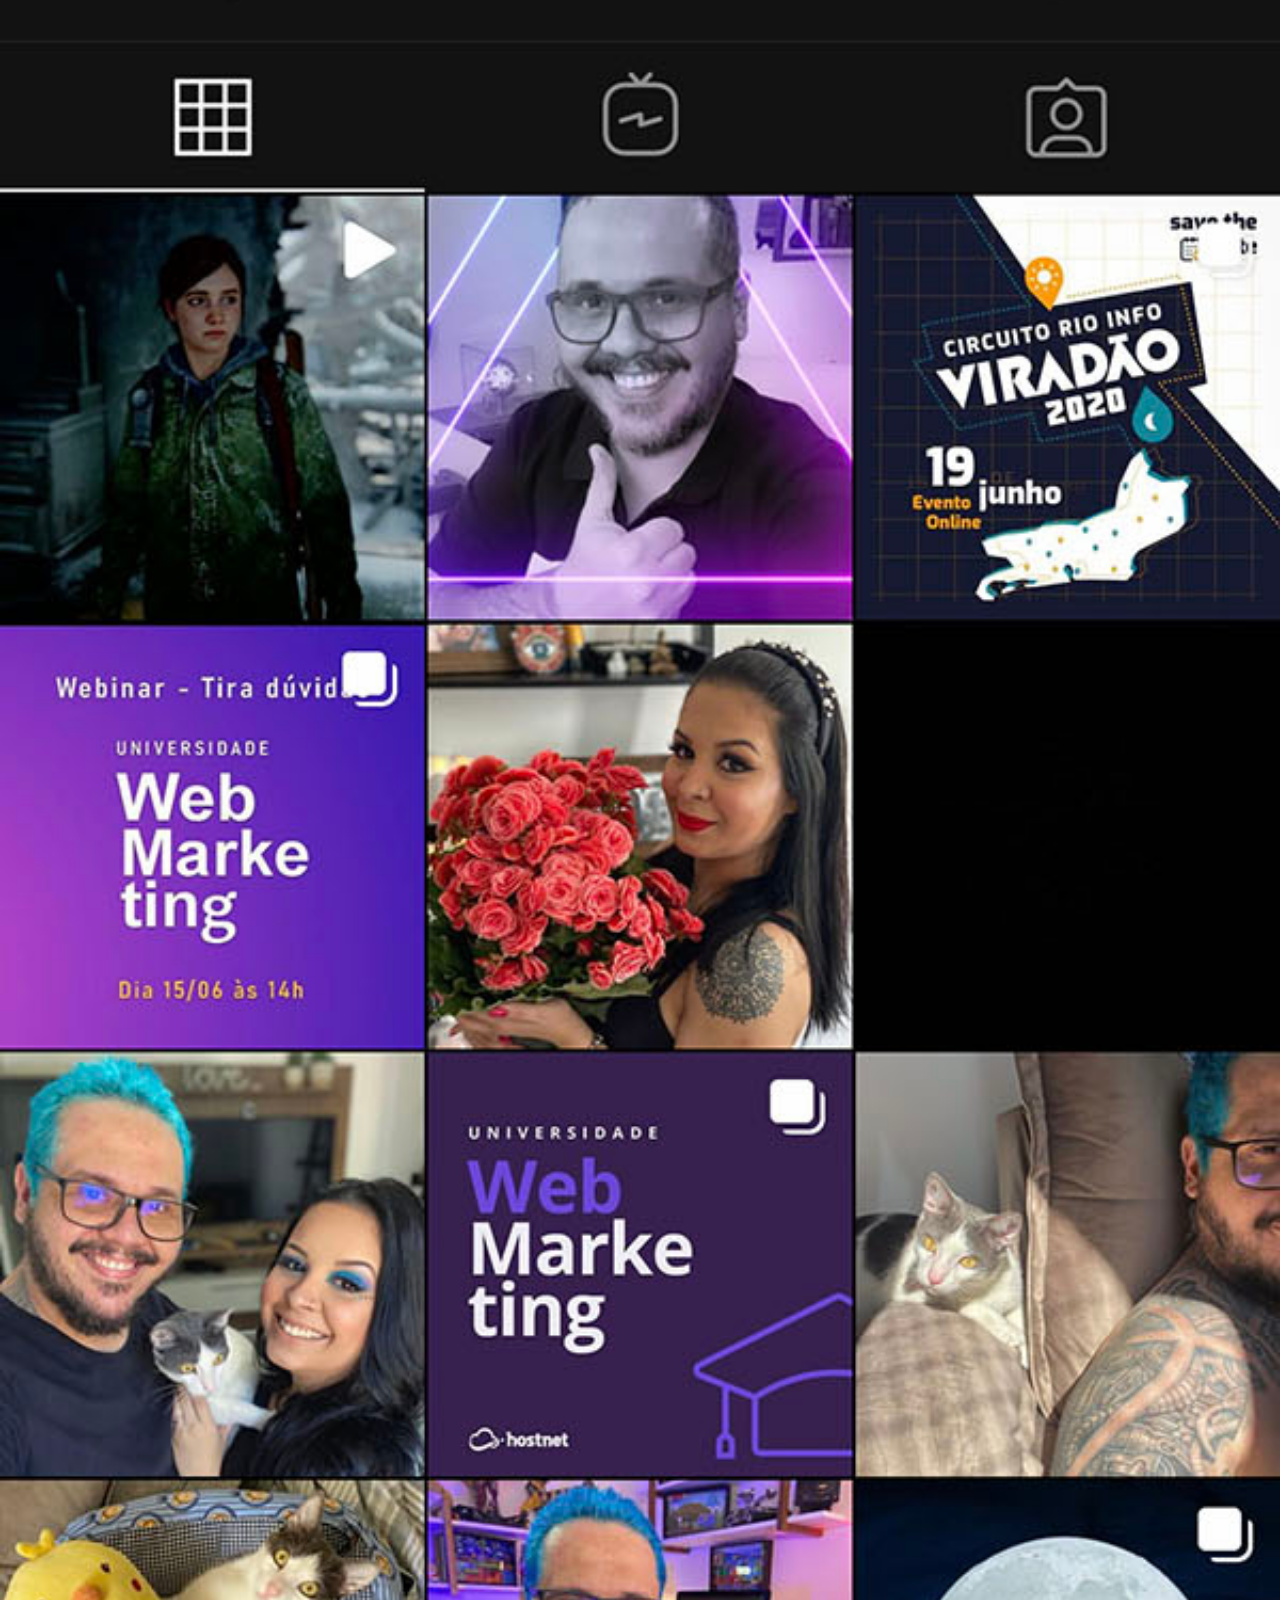
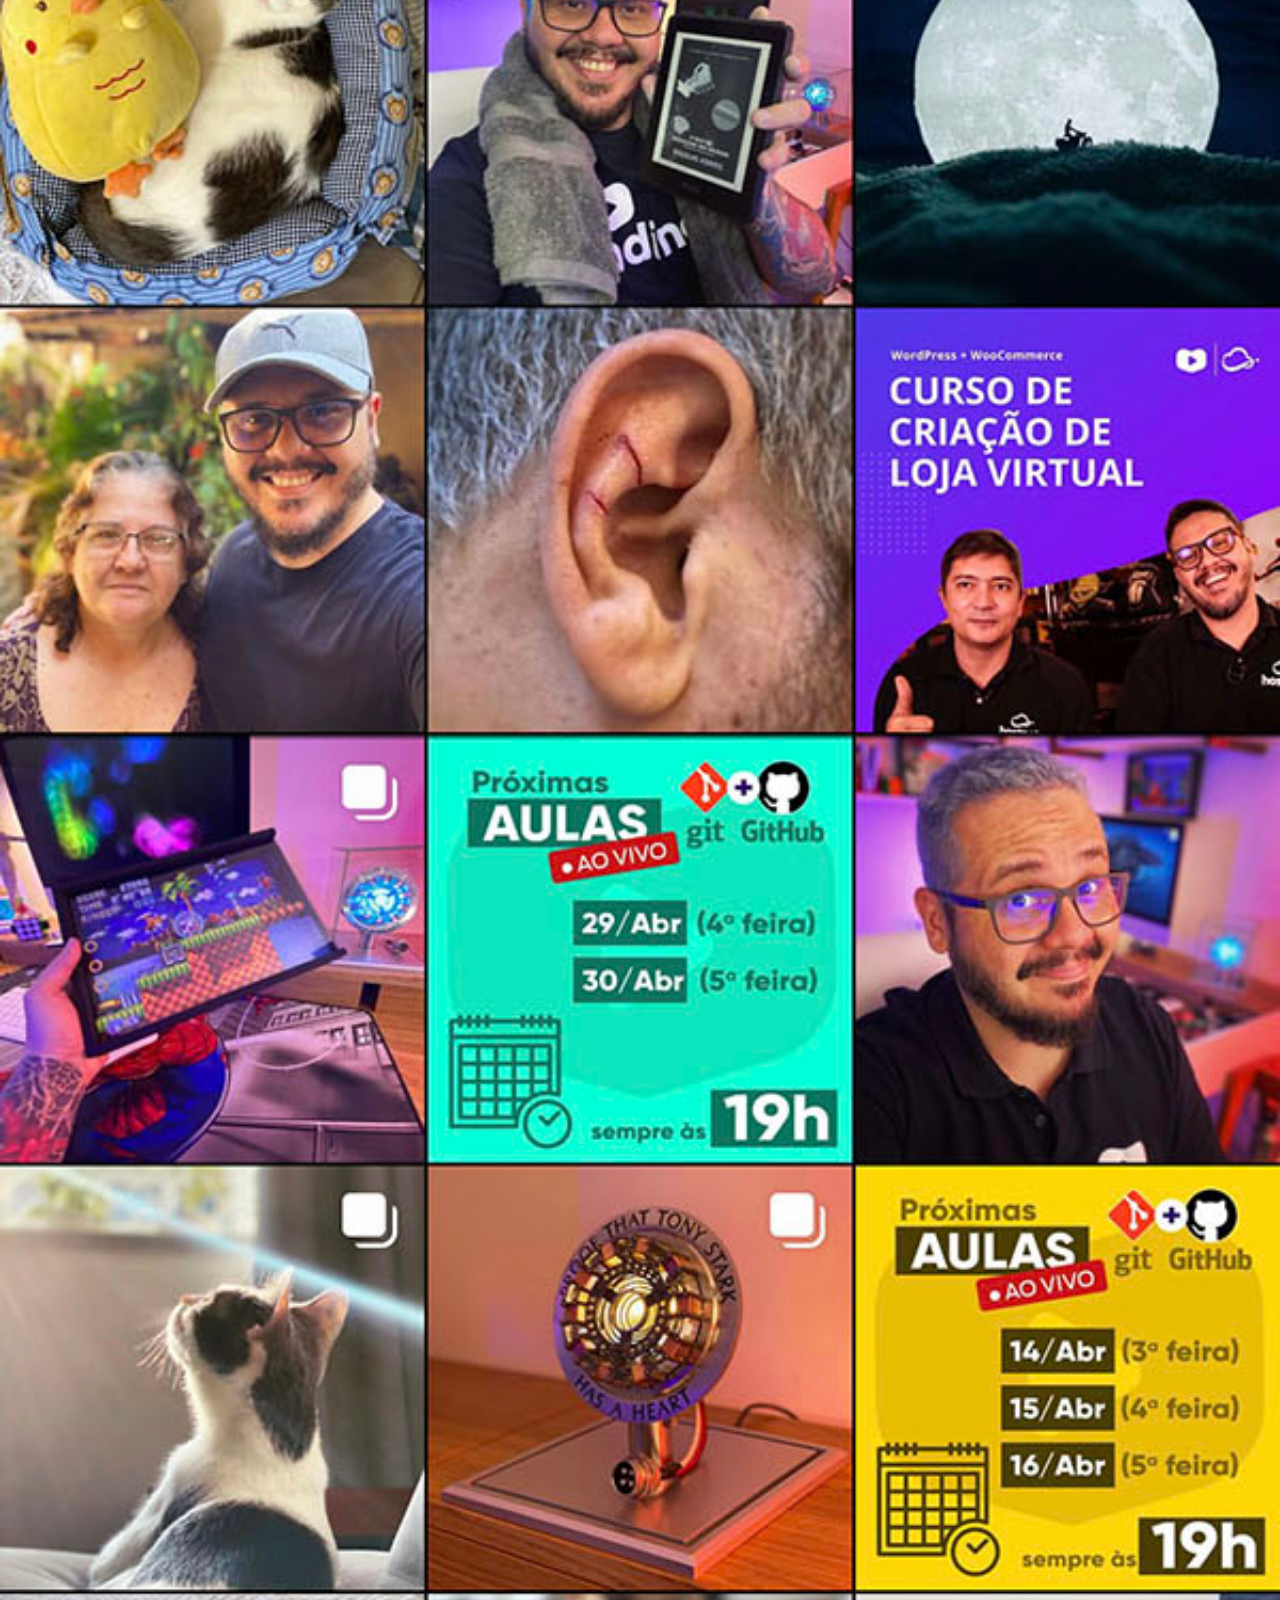
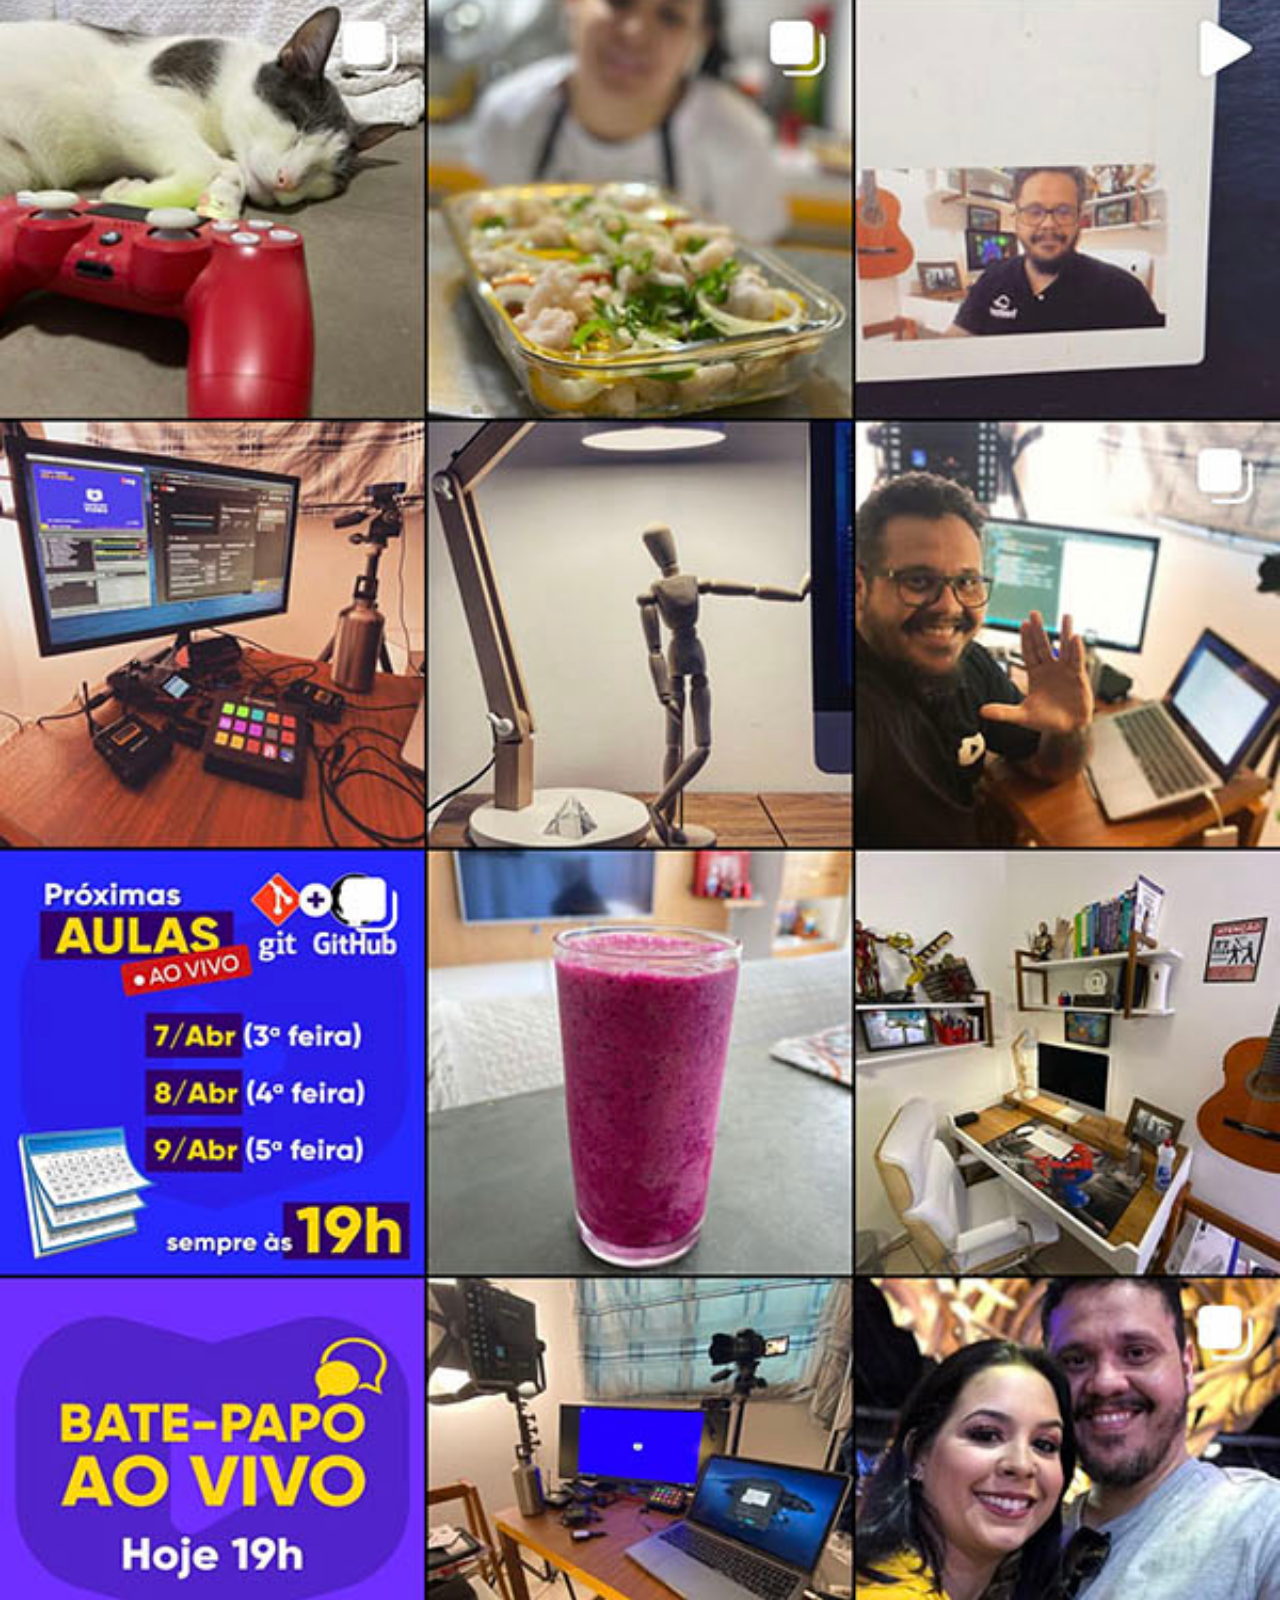
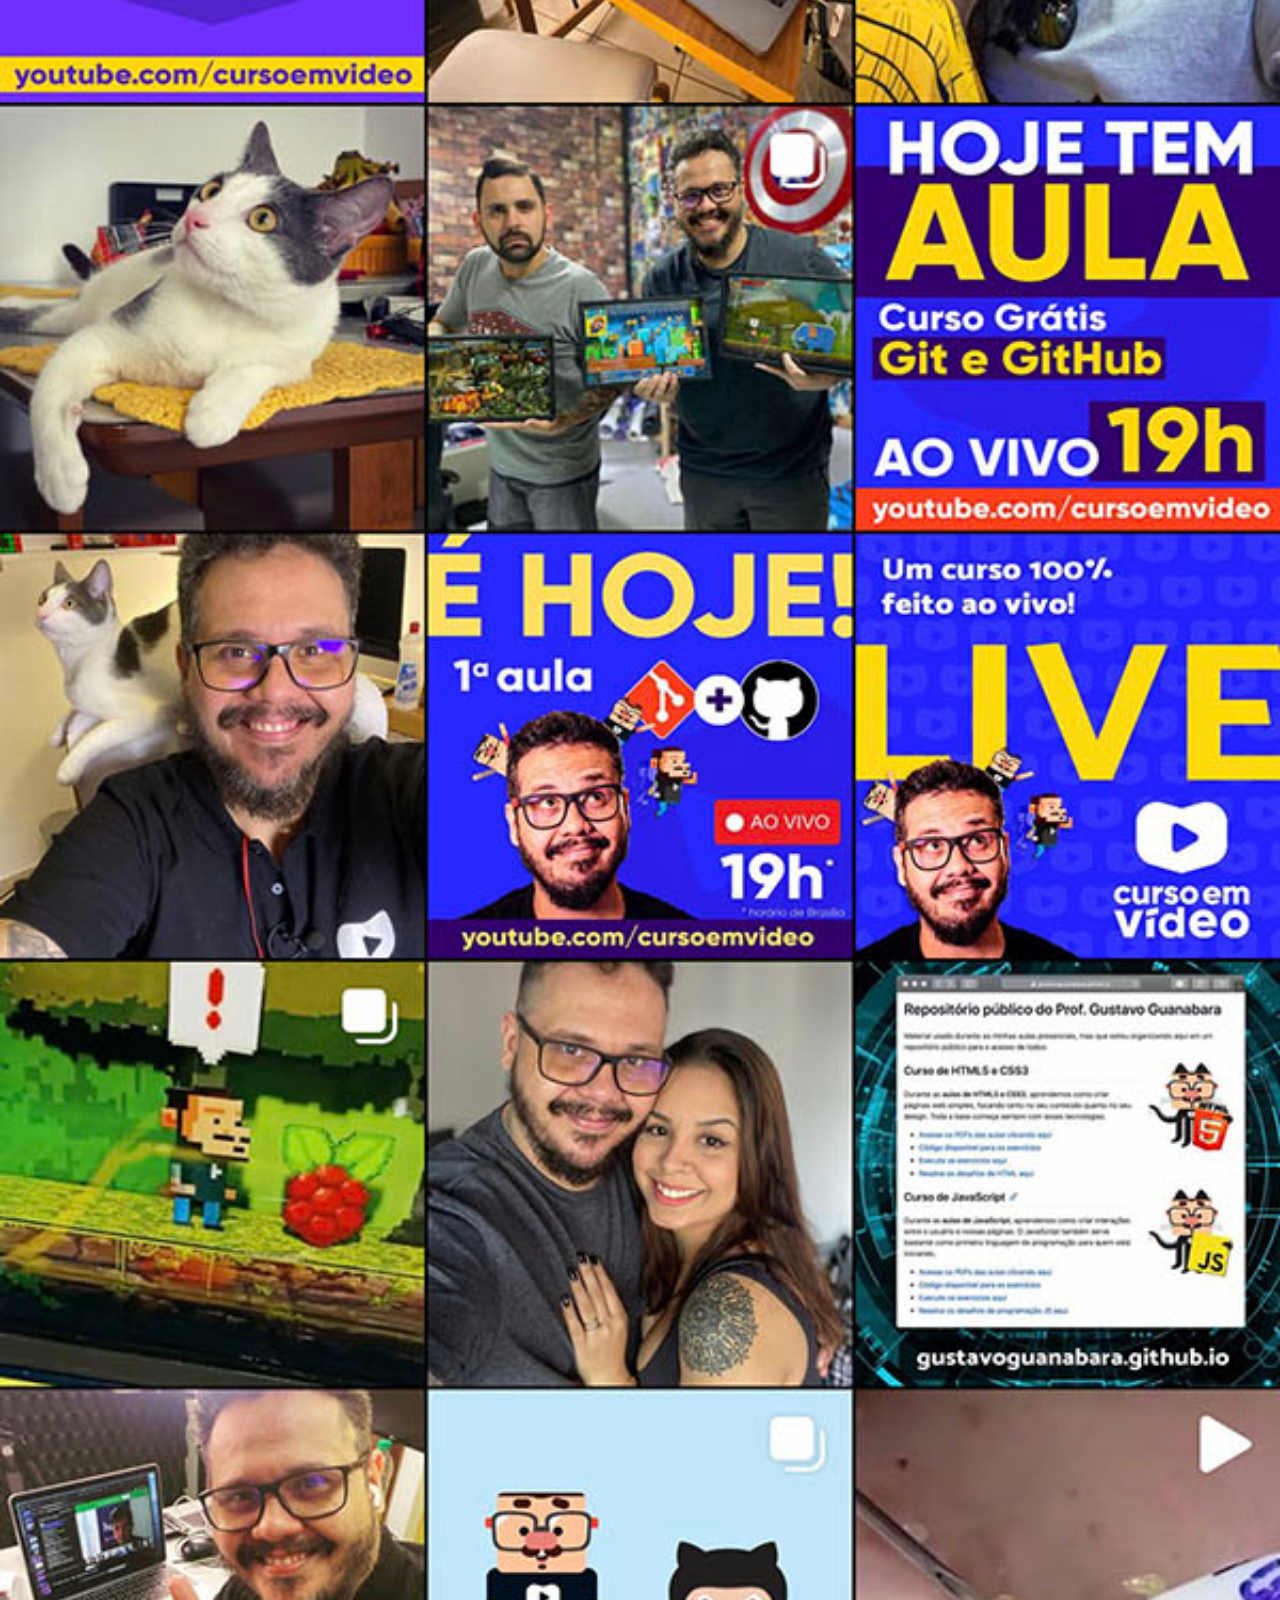
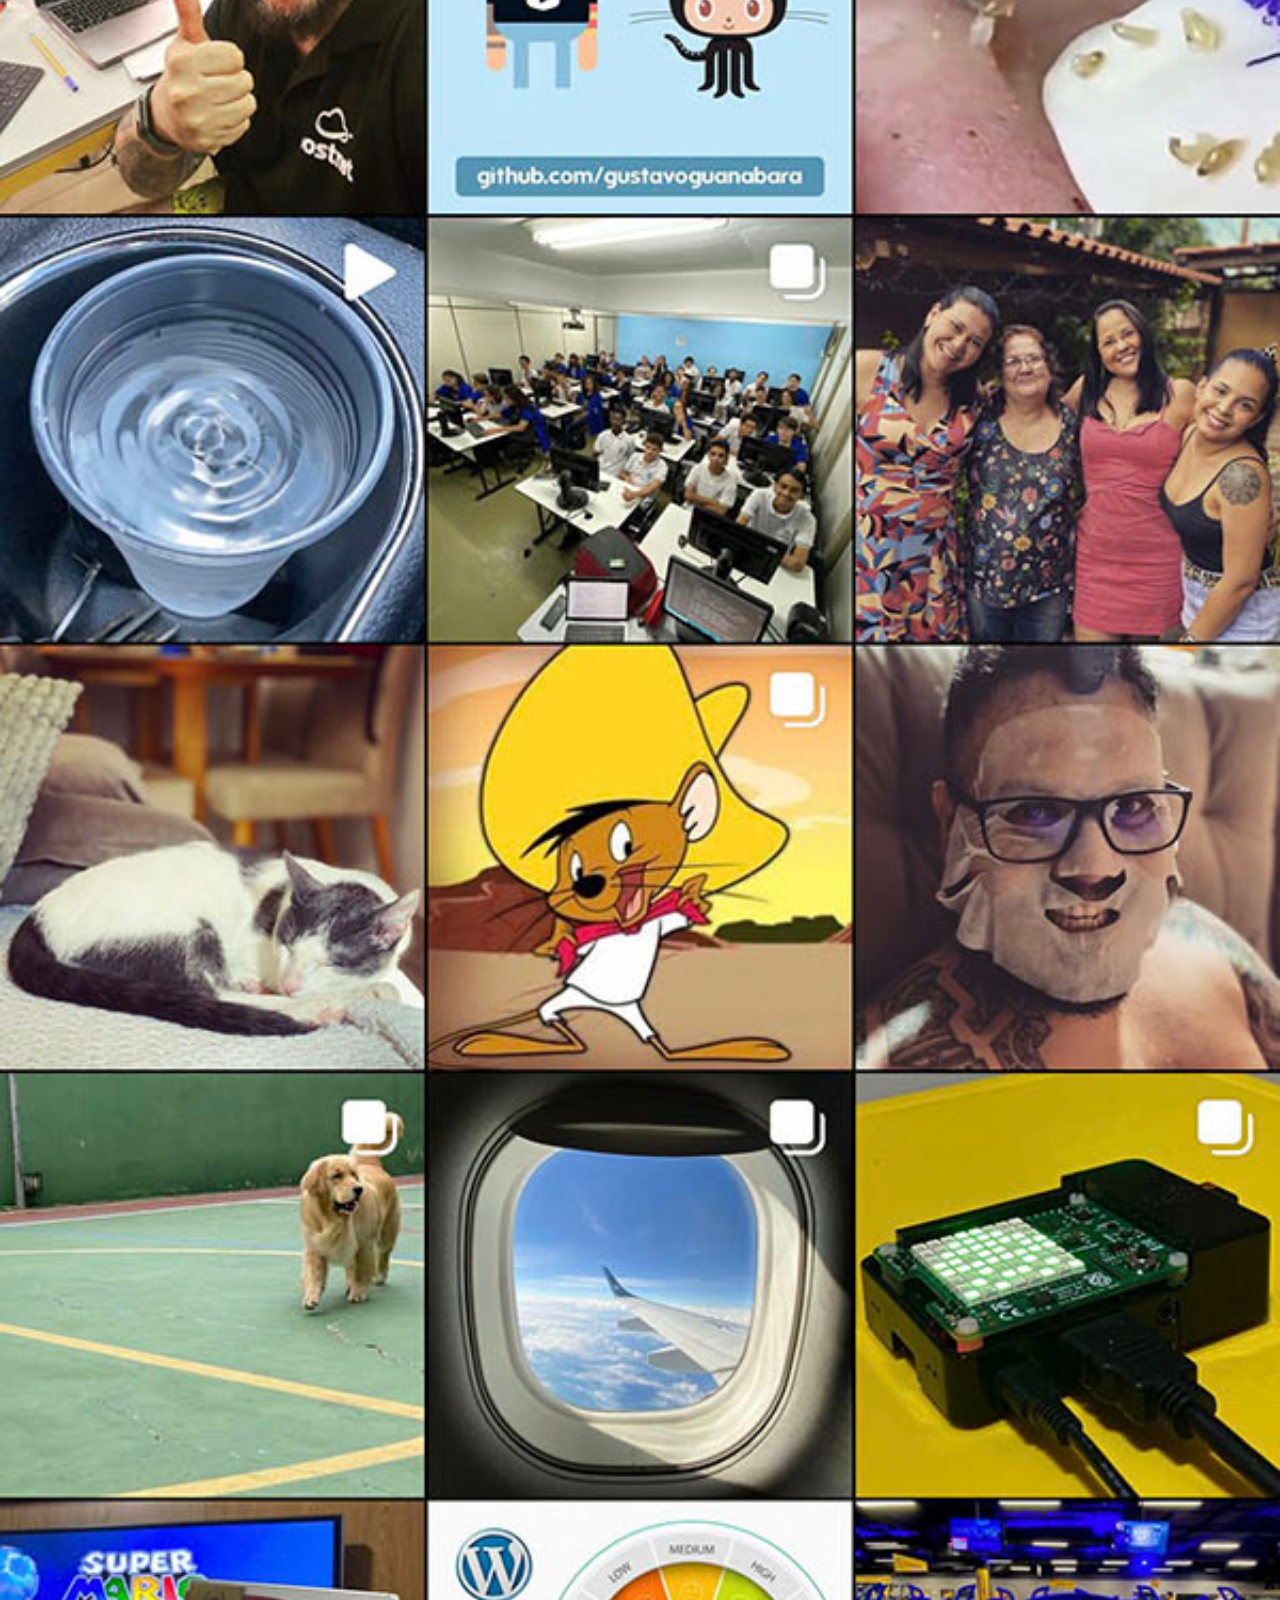
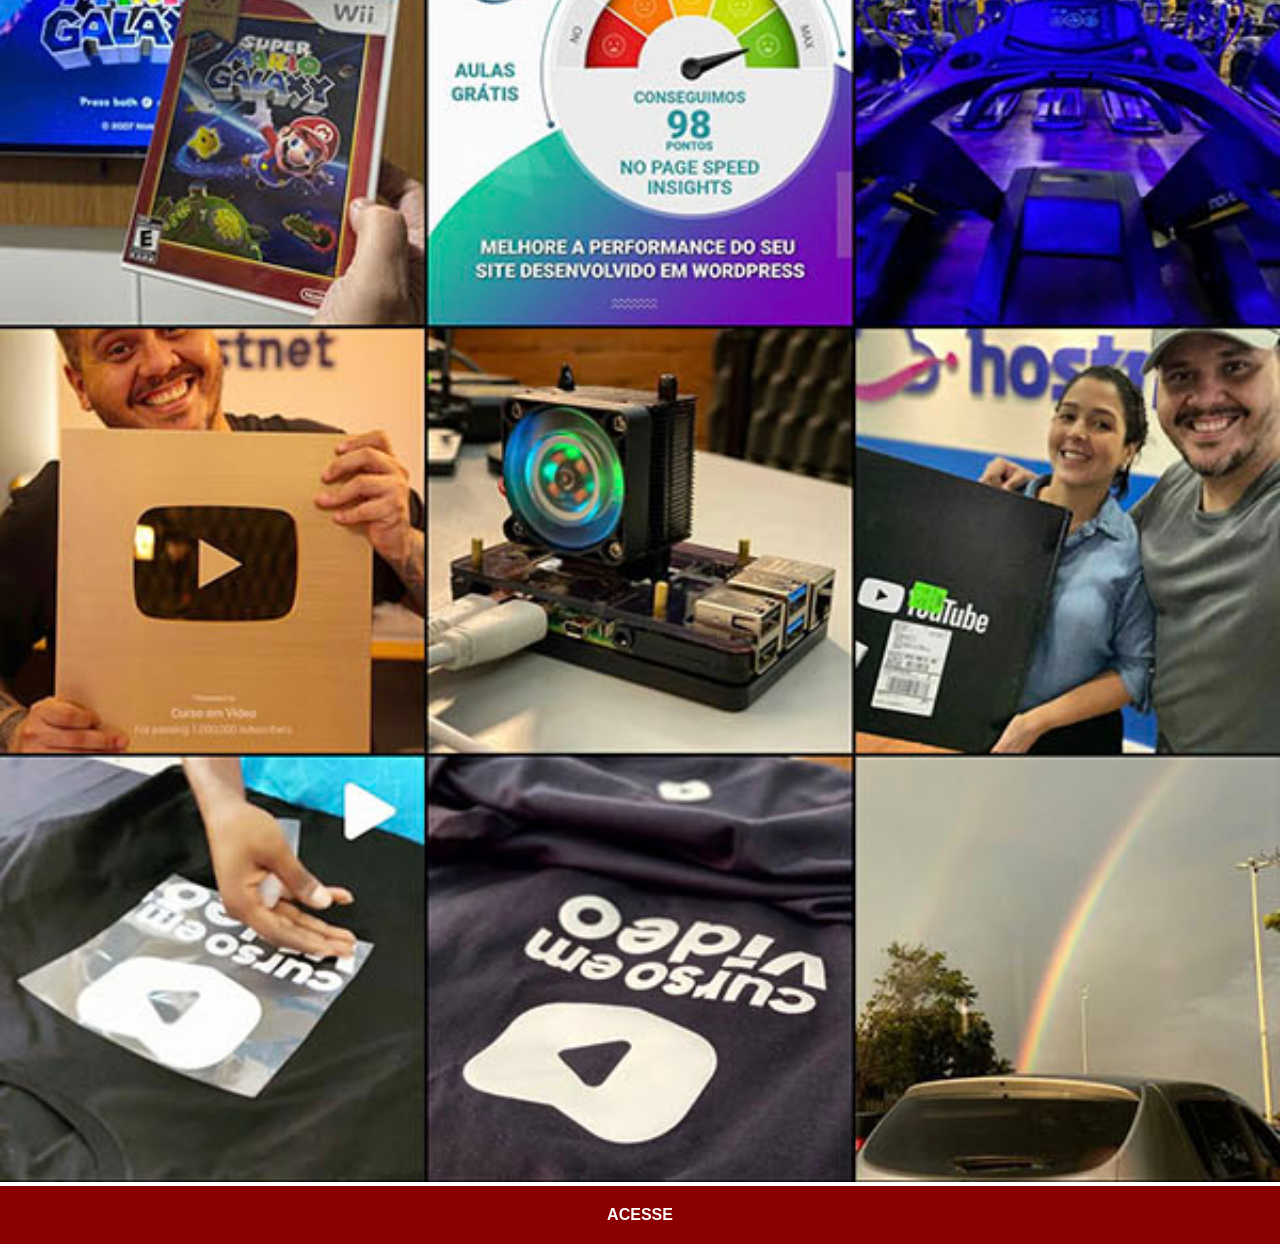
<file: instagram.html>
<!DOCTYPE html>
<html lang="pt-br">
<head>
    <meta charset="UTF-8">
    <meta name="viewport" content="width=device-width, initial-scale=1.0">
    <title>Instagram</title>
    <link rel="stylesheet" href="estilos/social.css">
</head>
<body>
    <img src="imagens/tela-instagram.jpg" alt="Instagram">
    <a href="https://www.instagram.com/gustavoguanabara/" target="_blank">ACESSE</a>
</body>
</html>
</file>
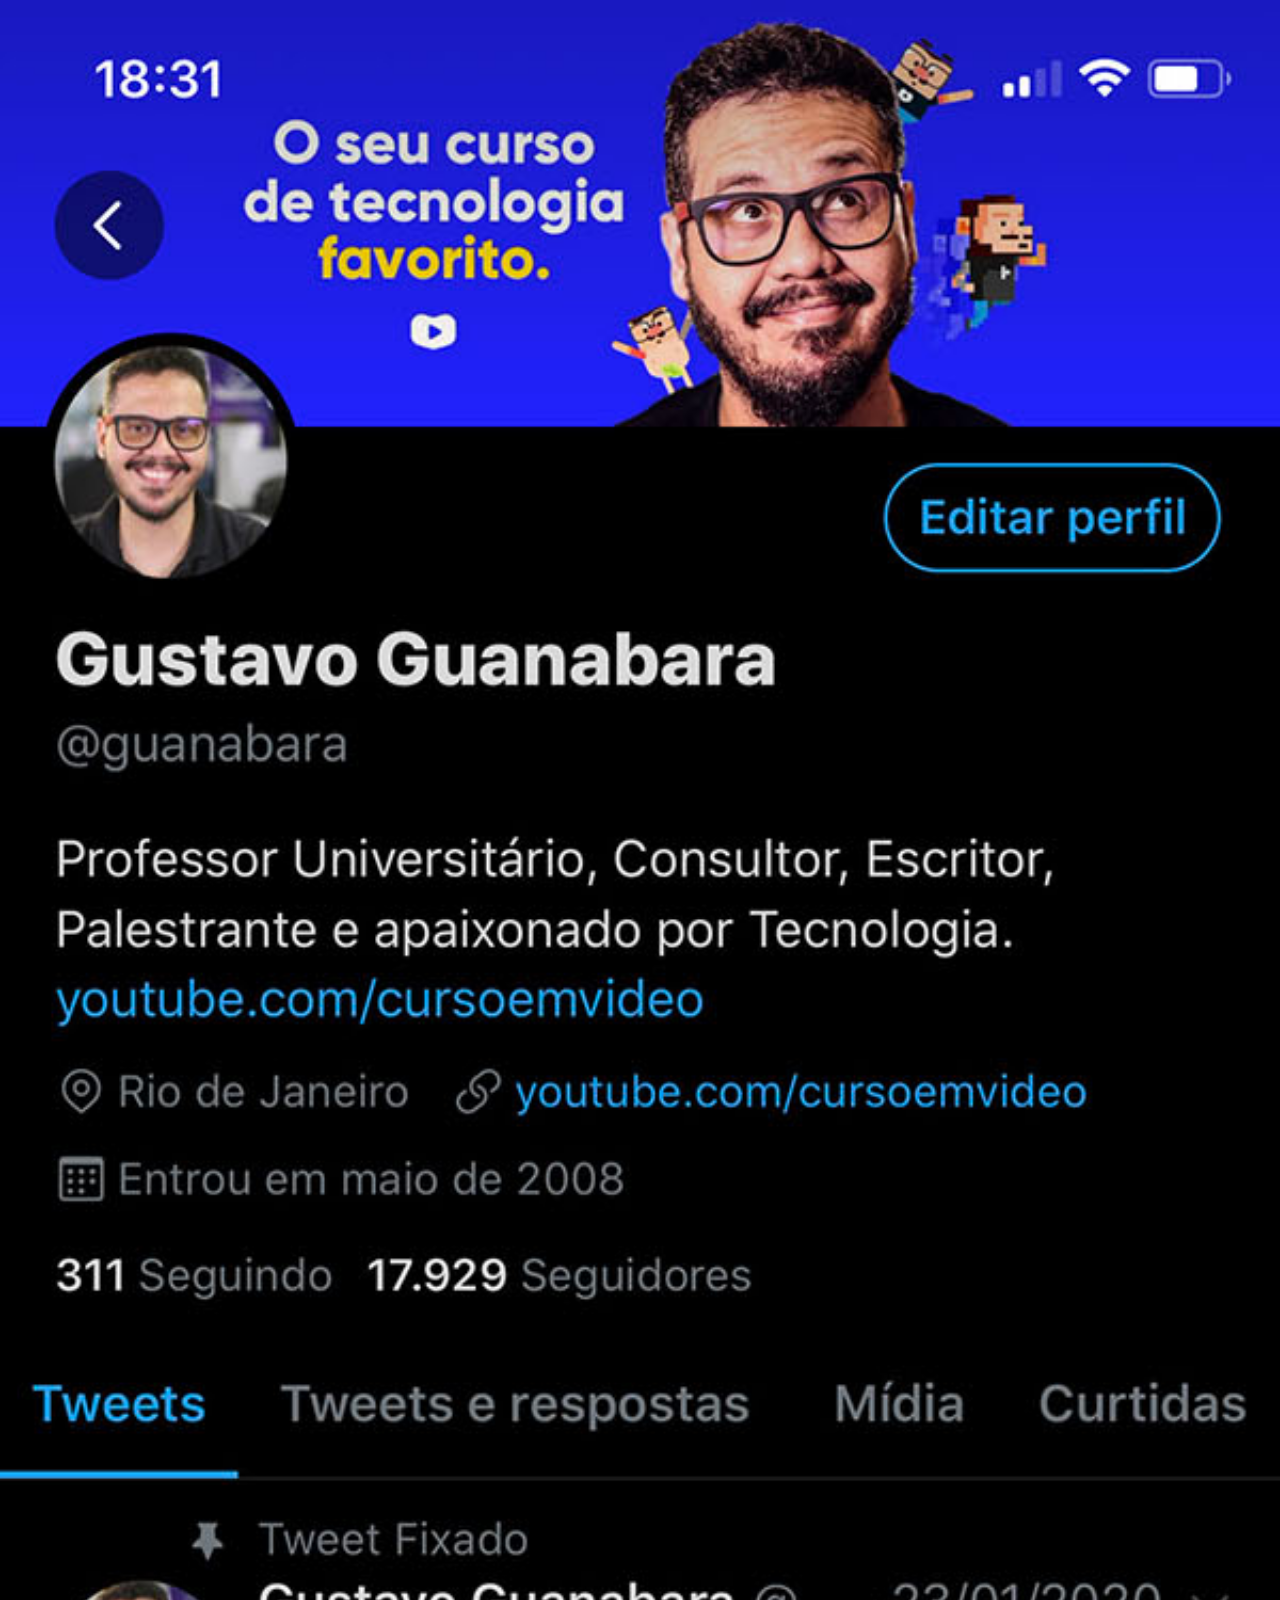
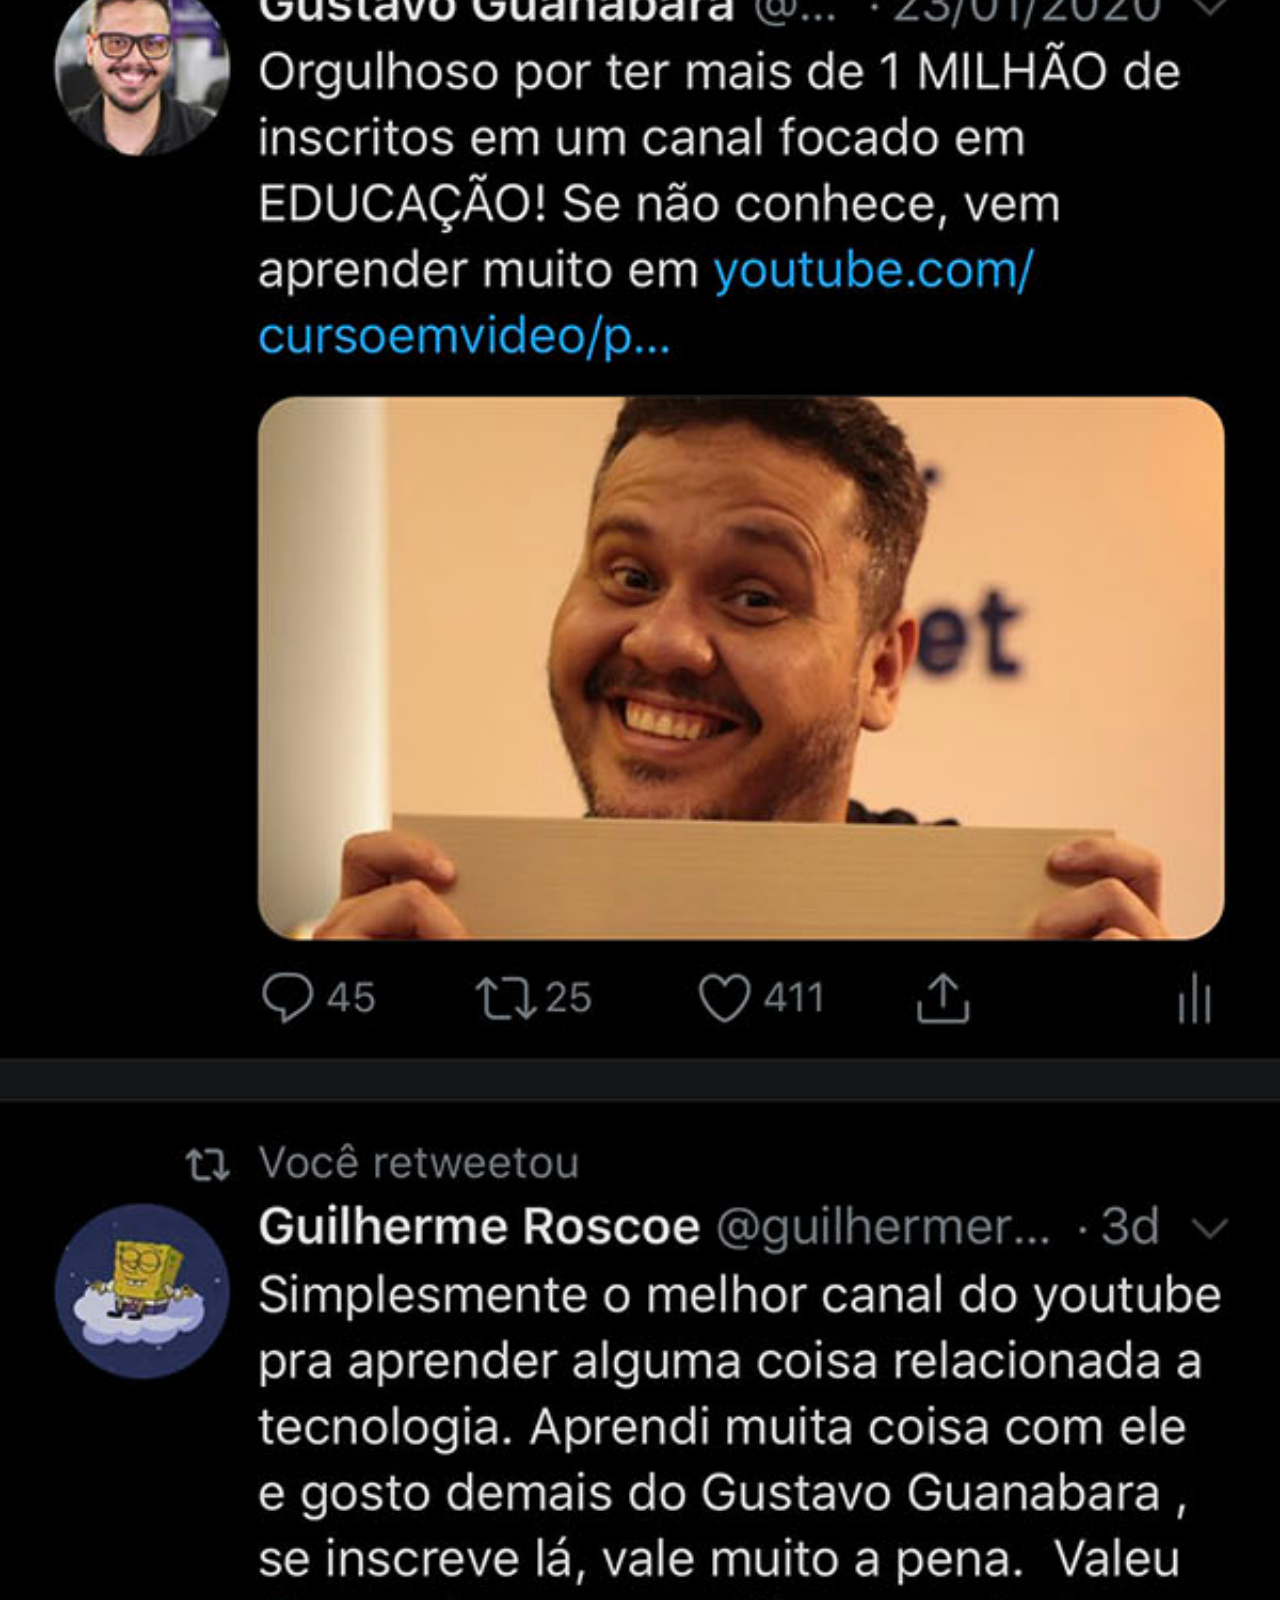
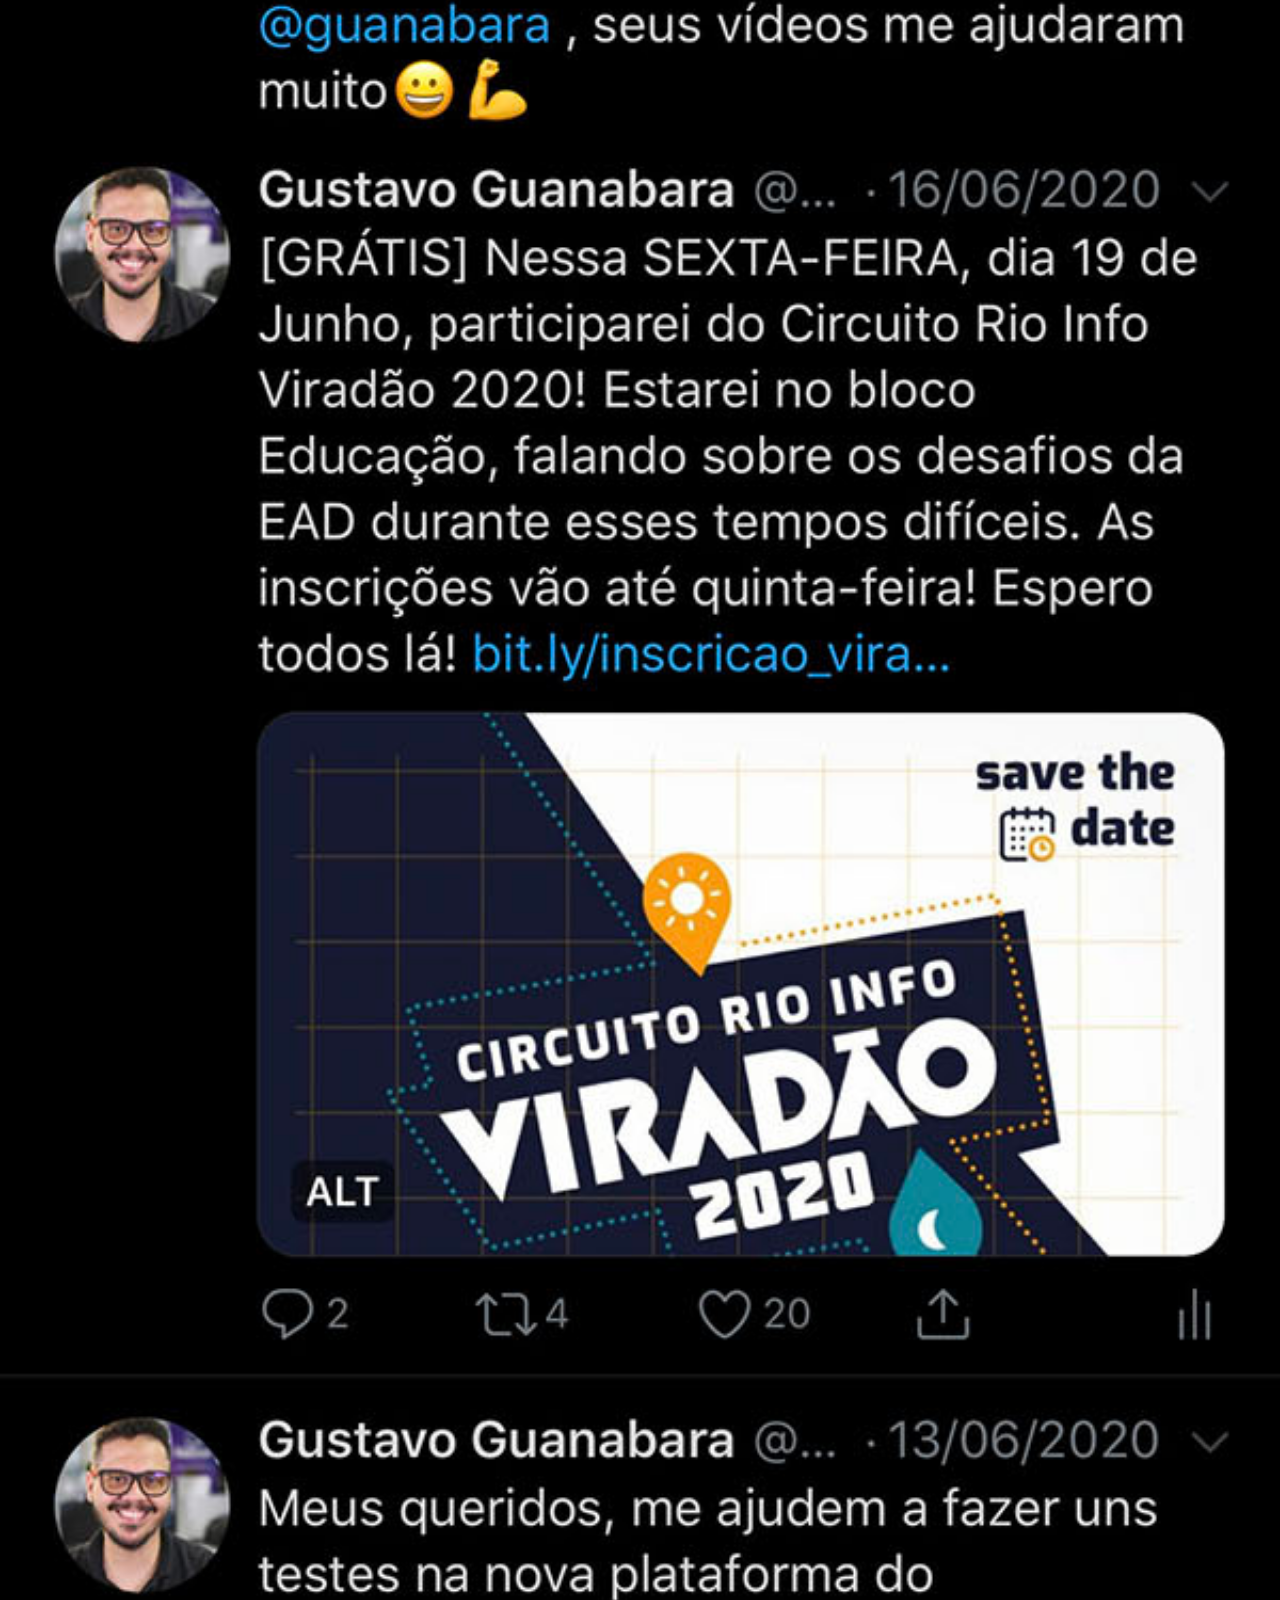
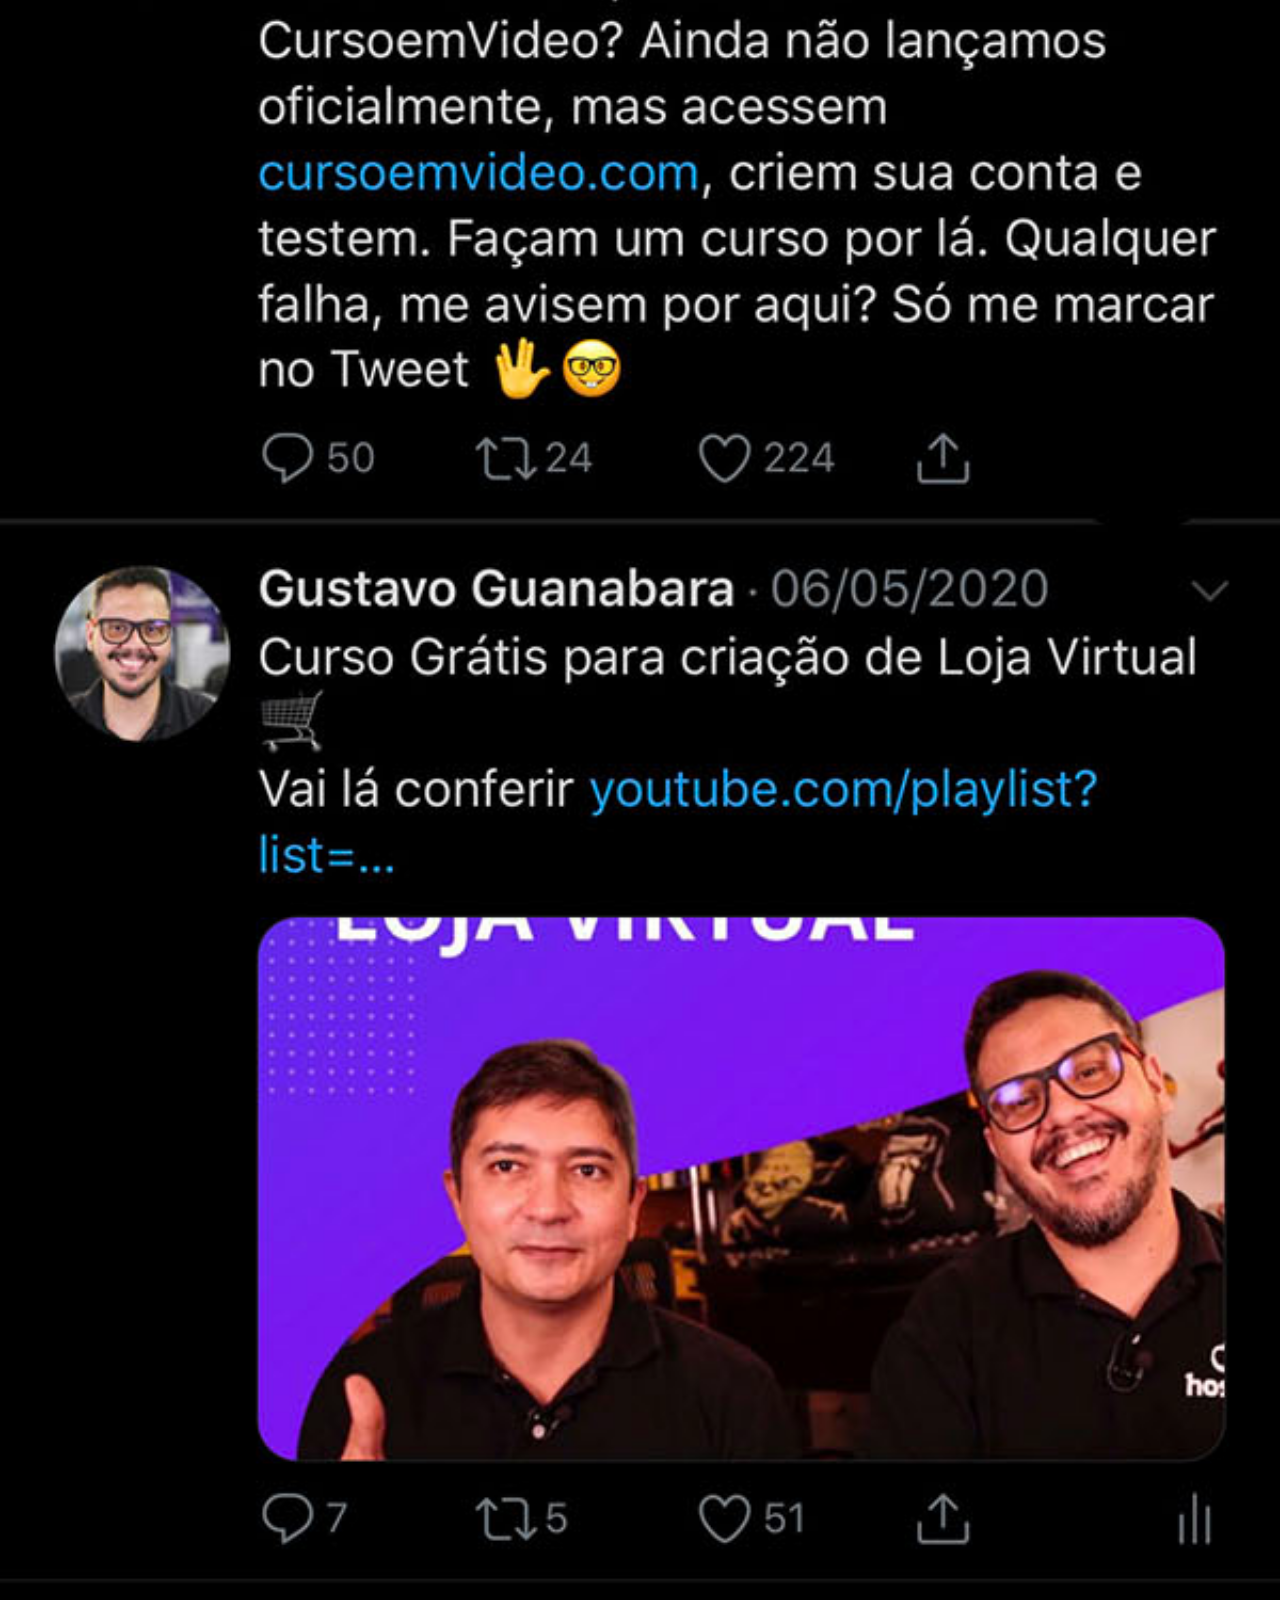
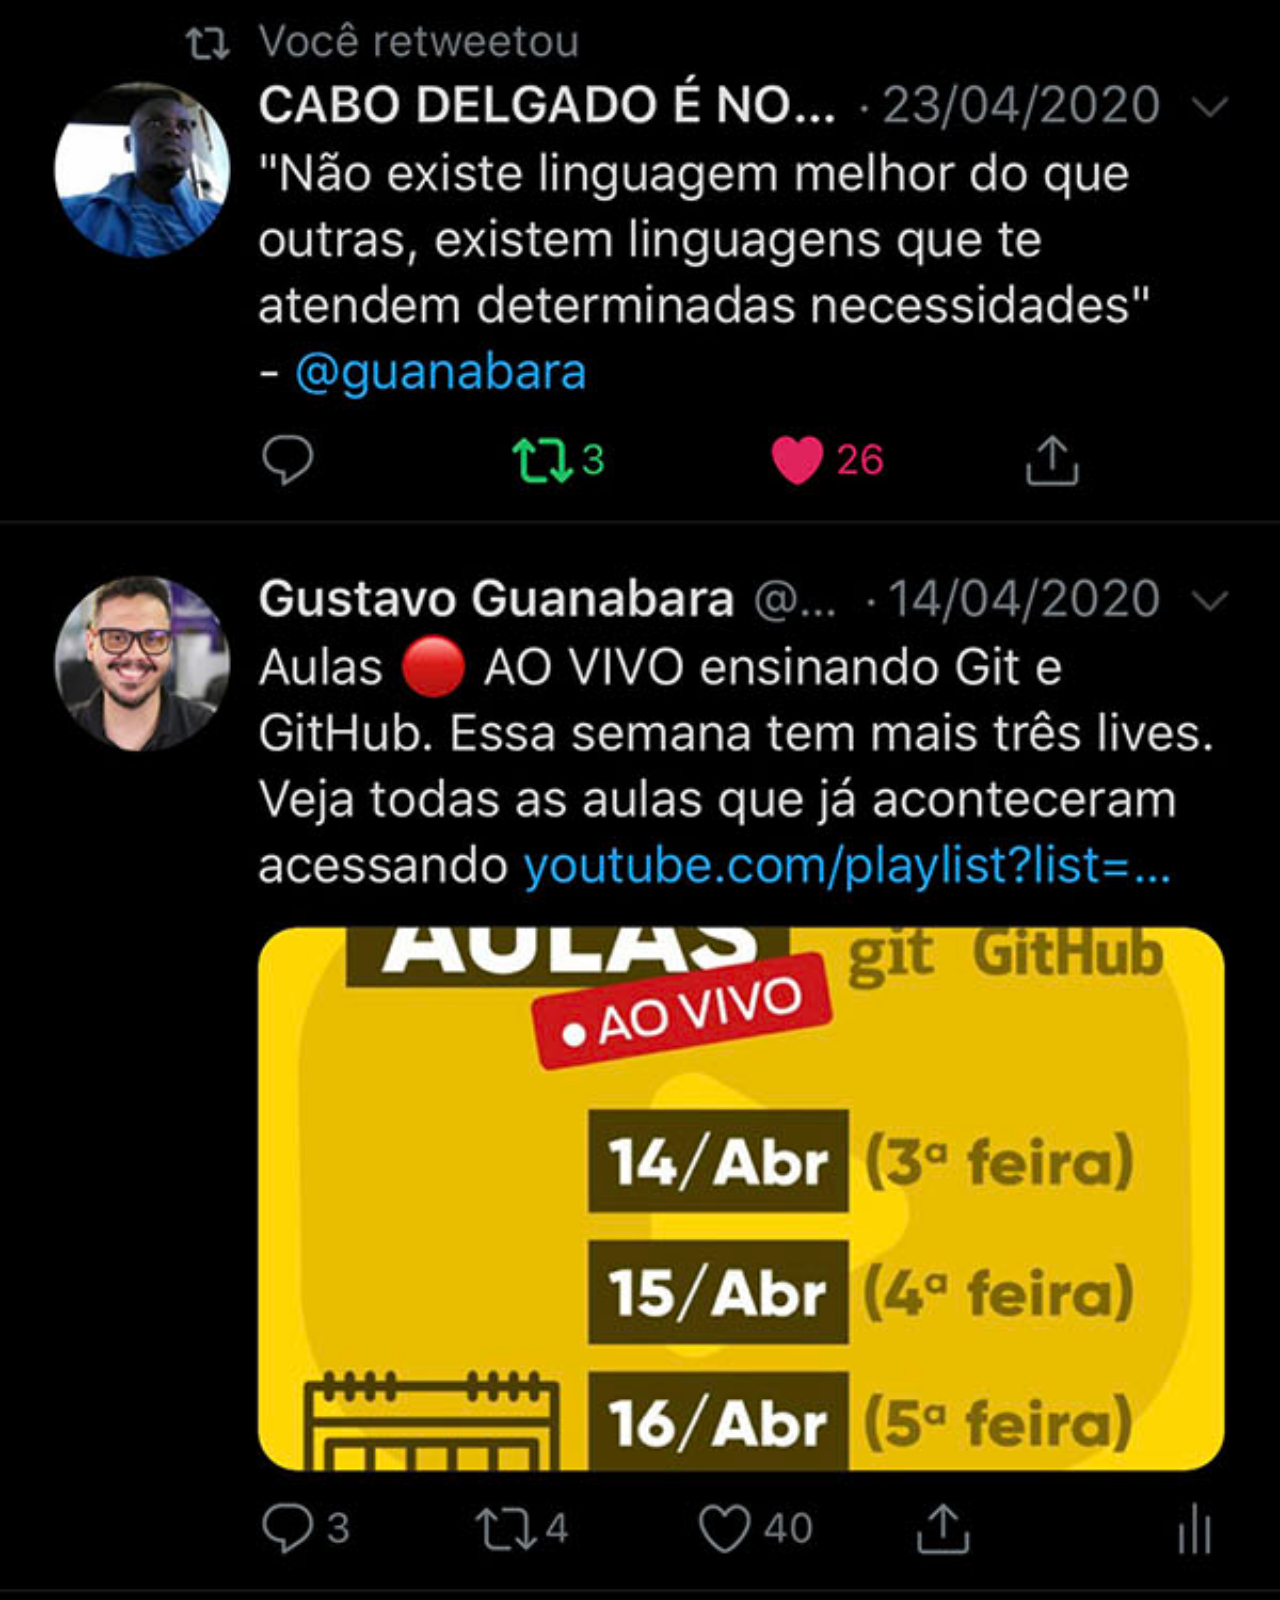
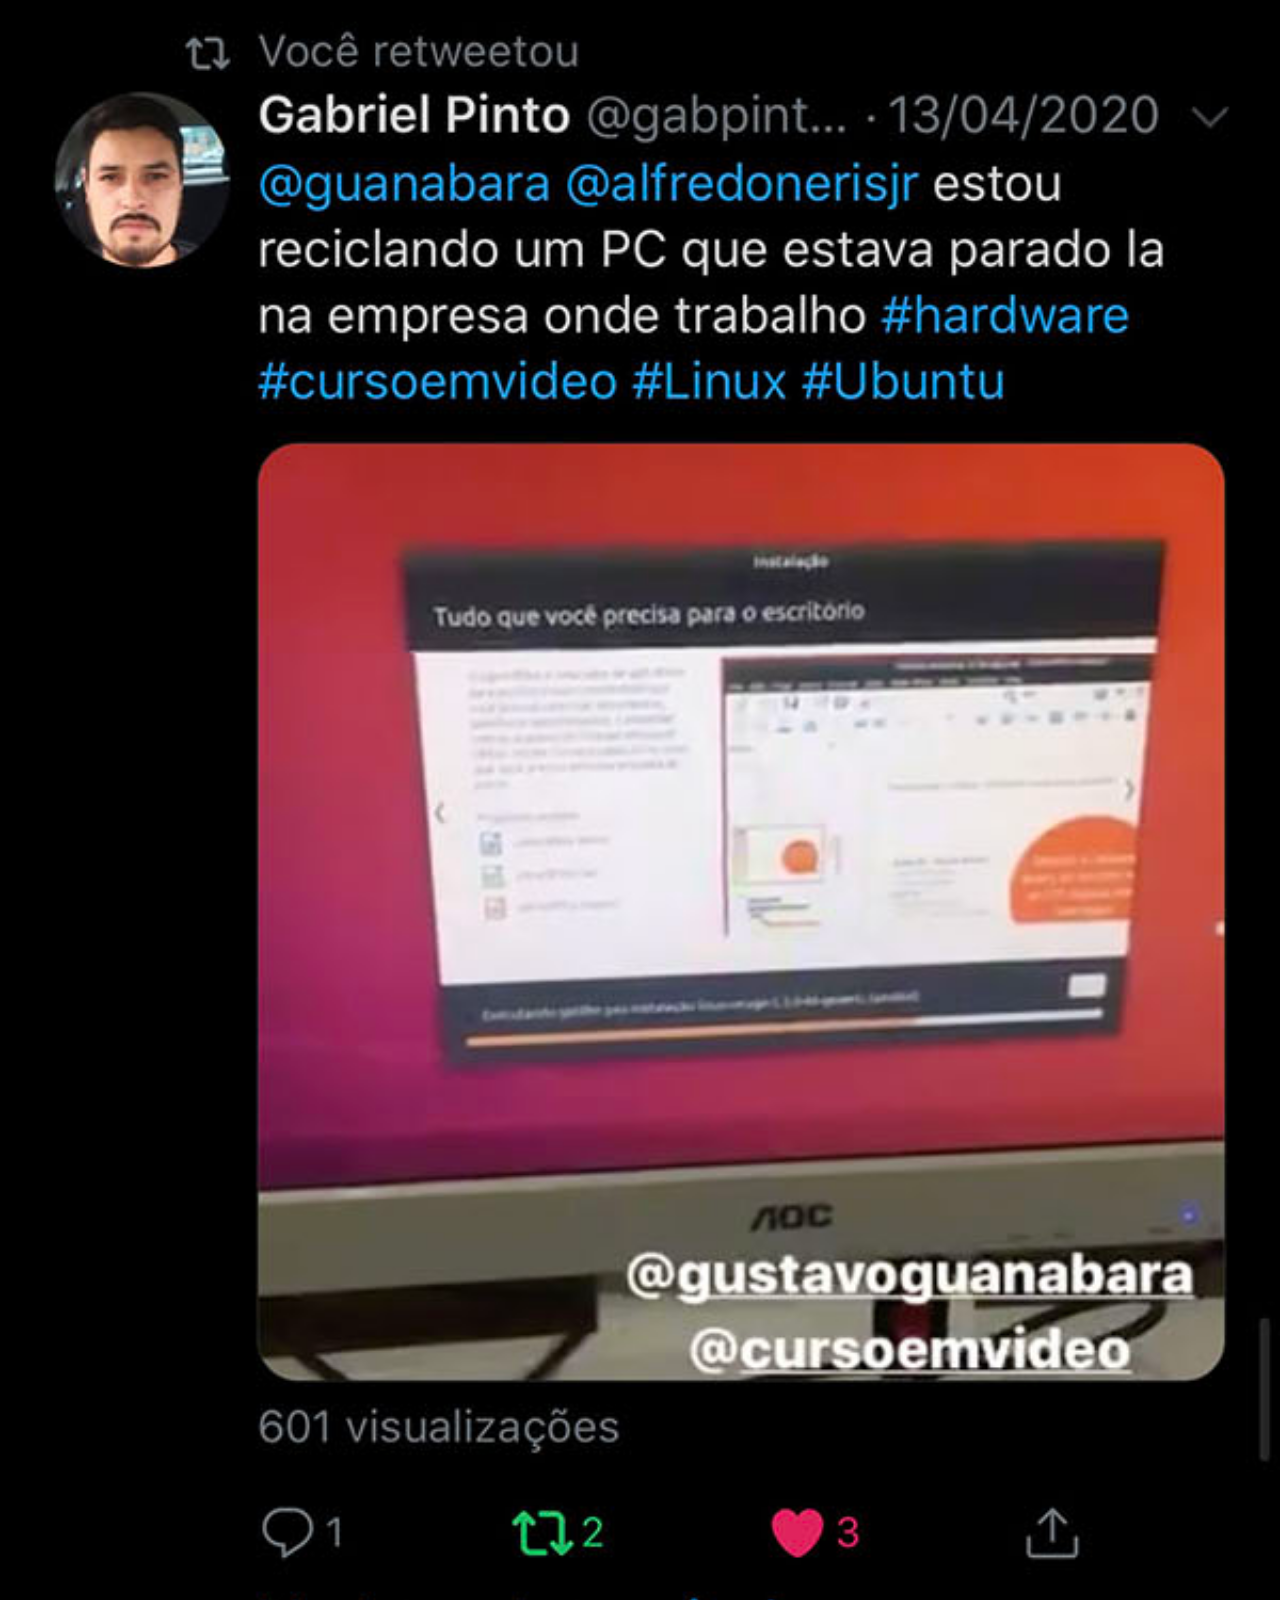
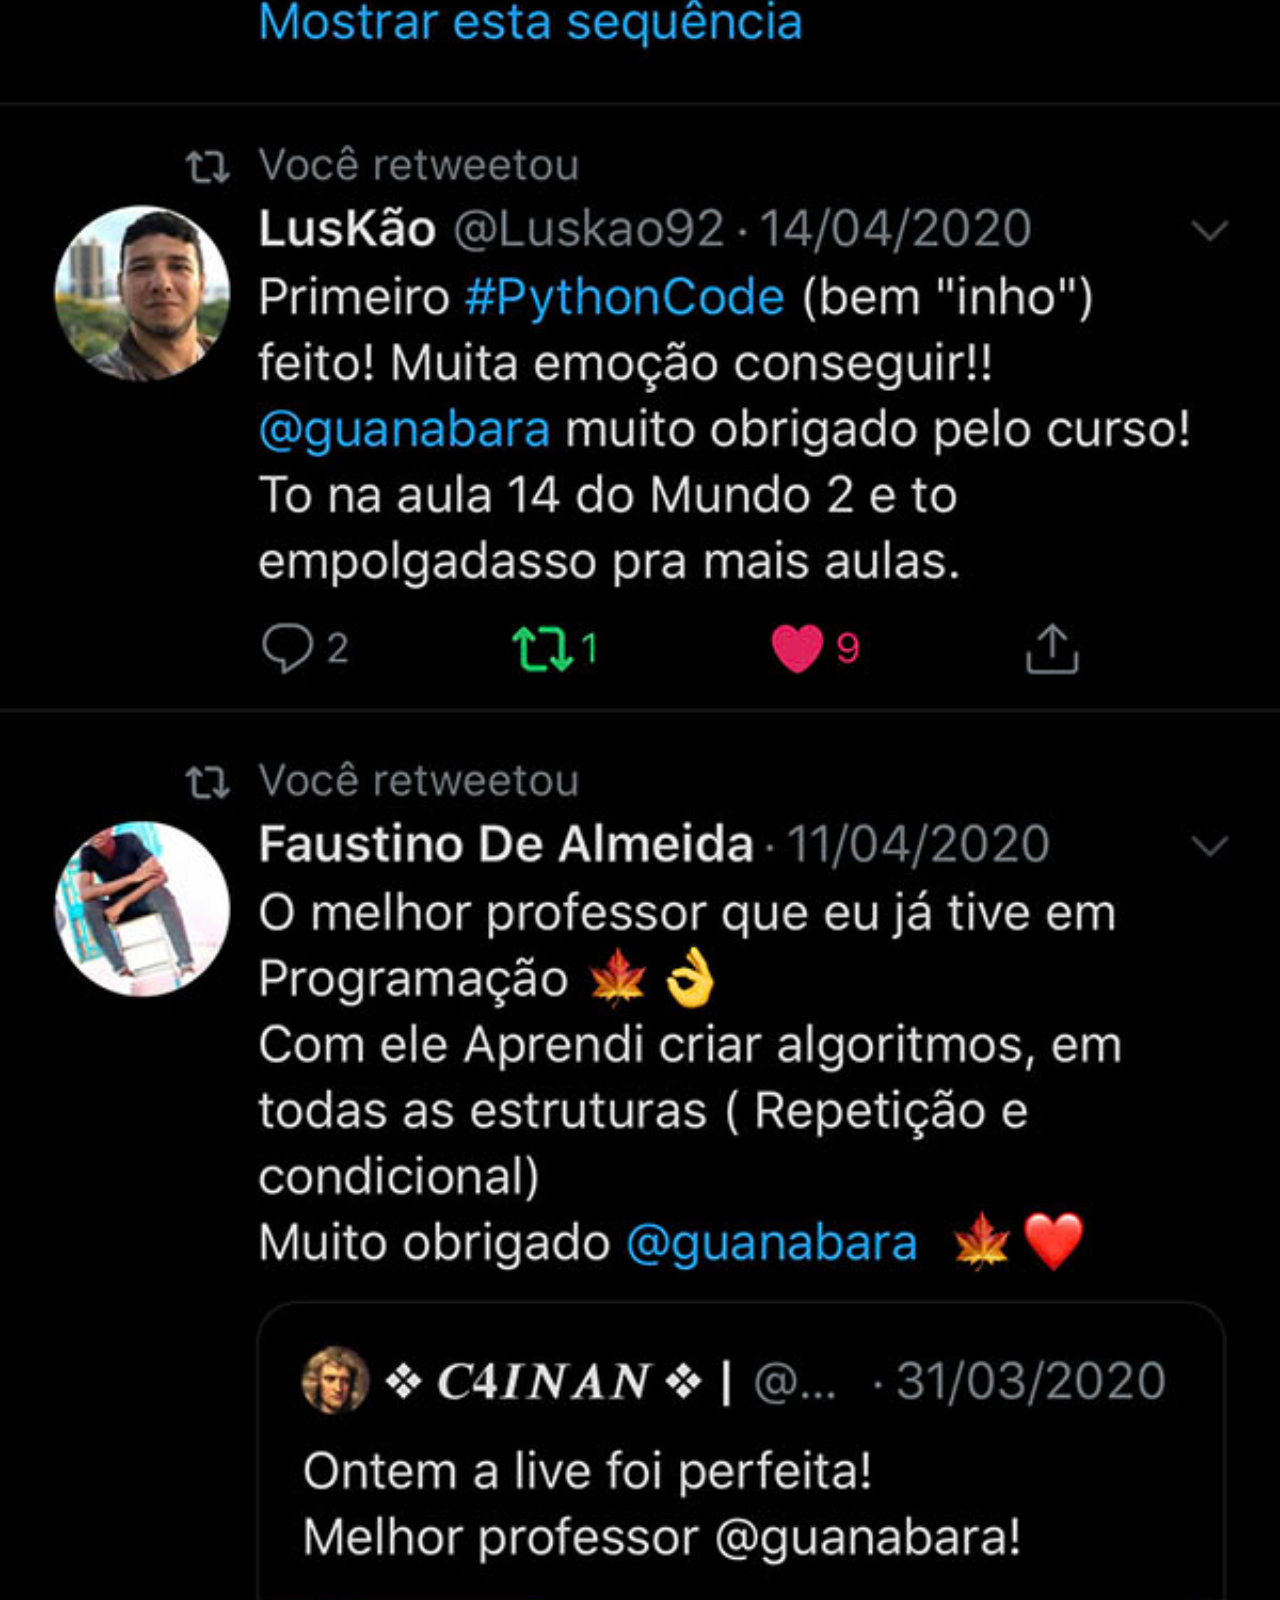
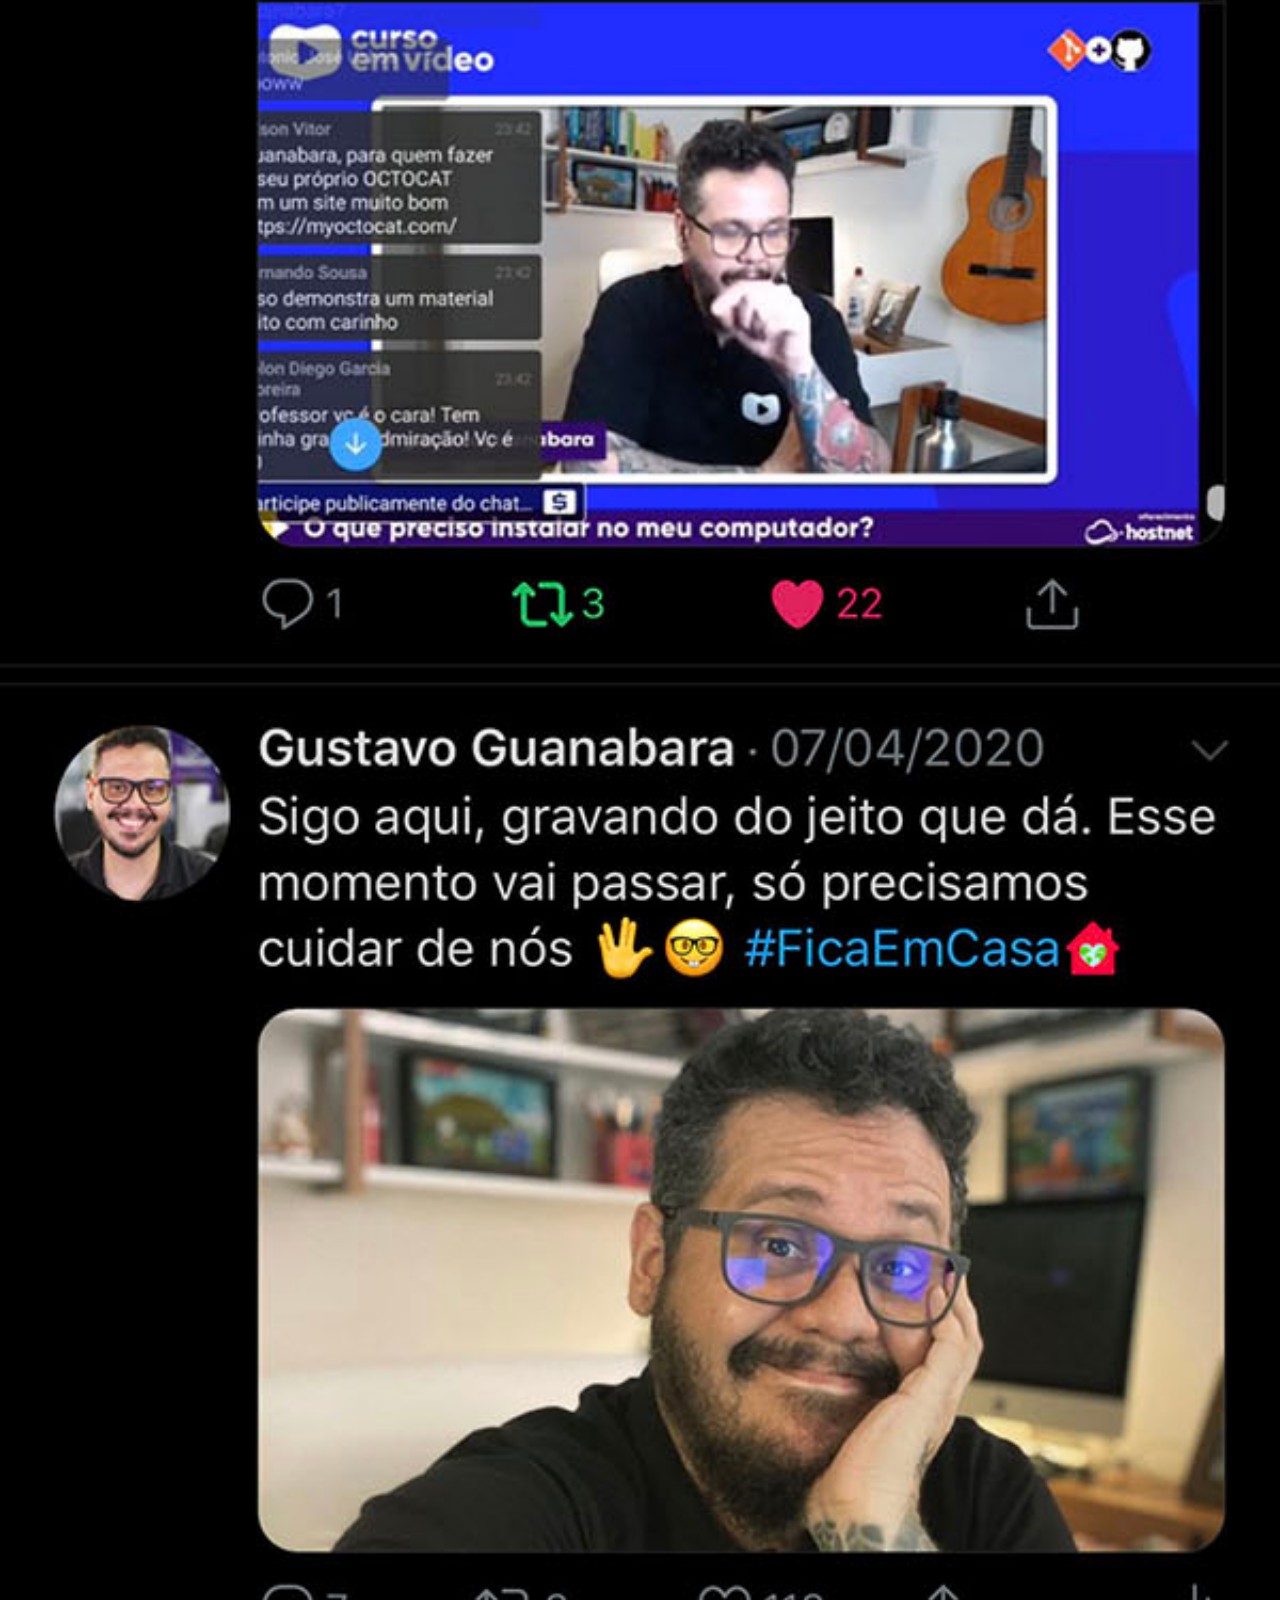
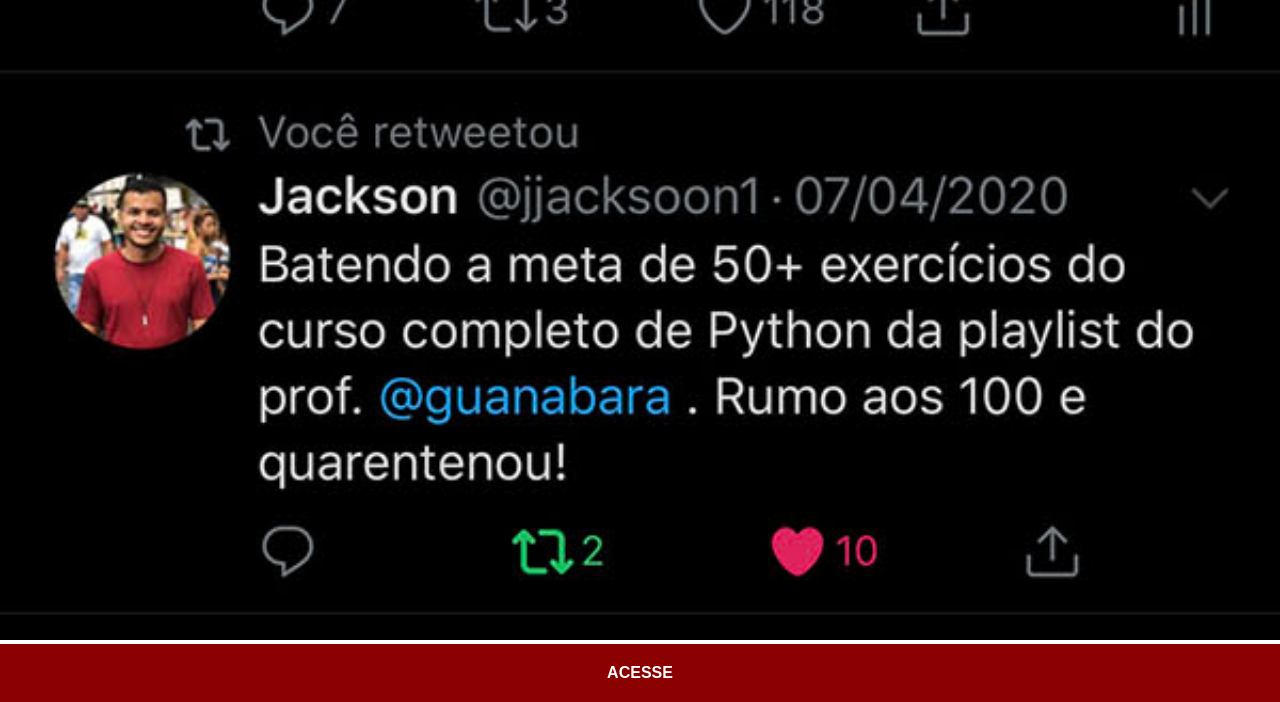
<file: twitter.html>
<!DOCTYPE html>
<html lang="pt-br">
<head>
    <meta charset="UTF-8">
    <meta name="viewport" content="width=device-width, initial-scale=1.0">
    <title>Twitter</title>
    <link rel="stylesheet" href="estilos/social.css">
</head>
<body>
    <img src="imagens/tela-twitter.jpg" alt="Twitter">
    <a href="https://www.twitter.com/guanabara/" target="_blank">ACESSE</a>
</body>
</html>
</file>
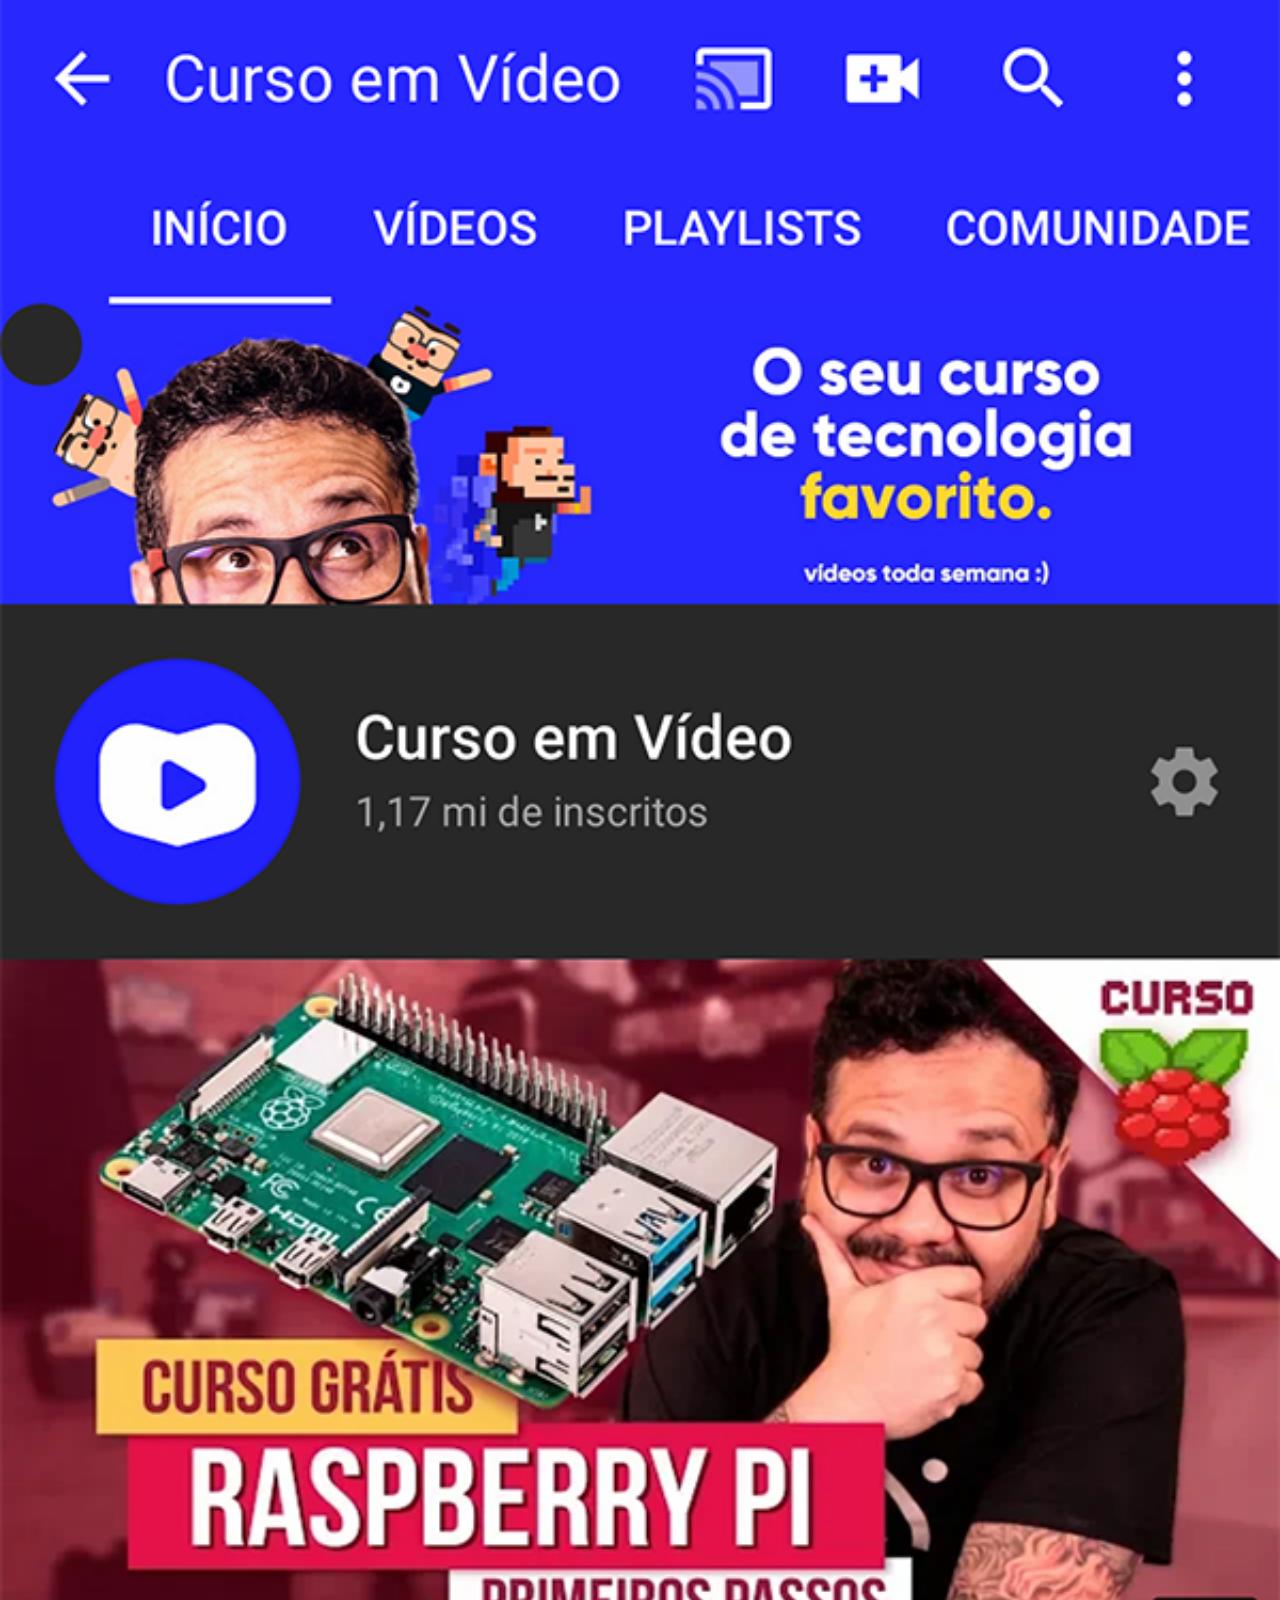
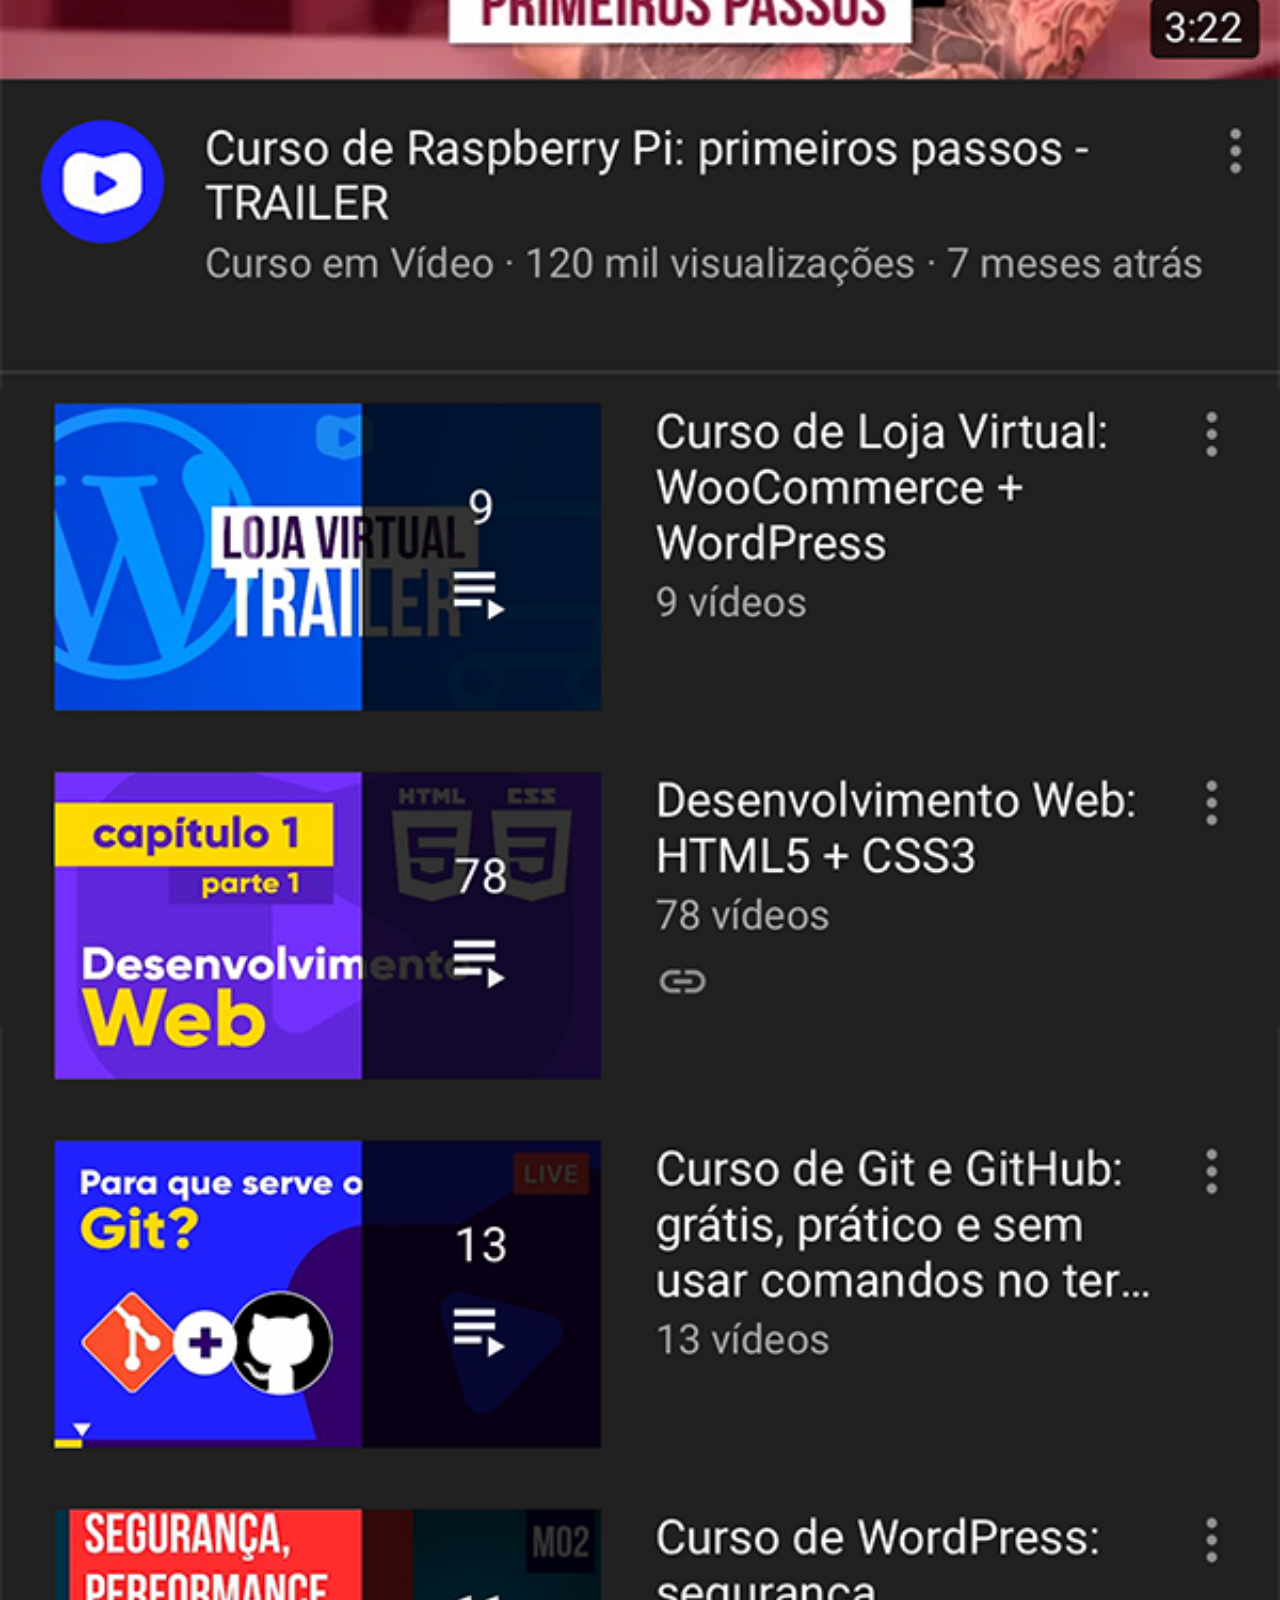
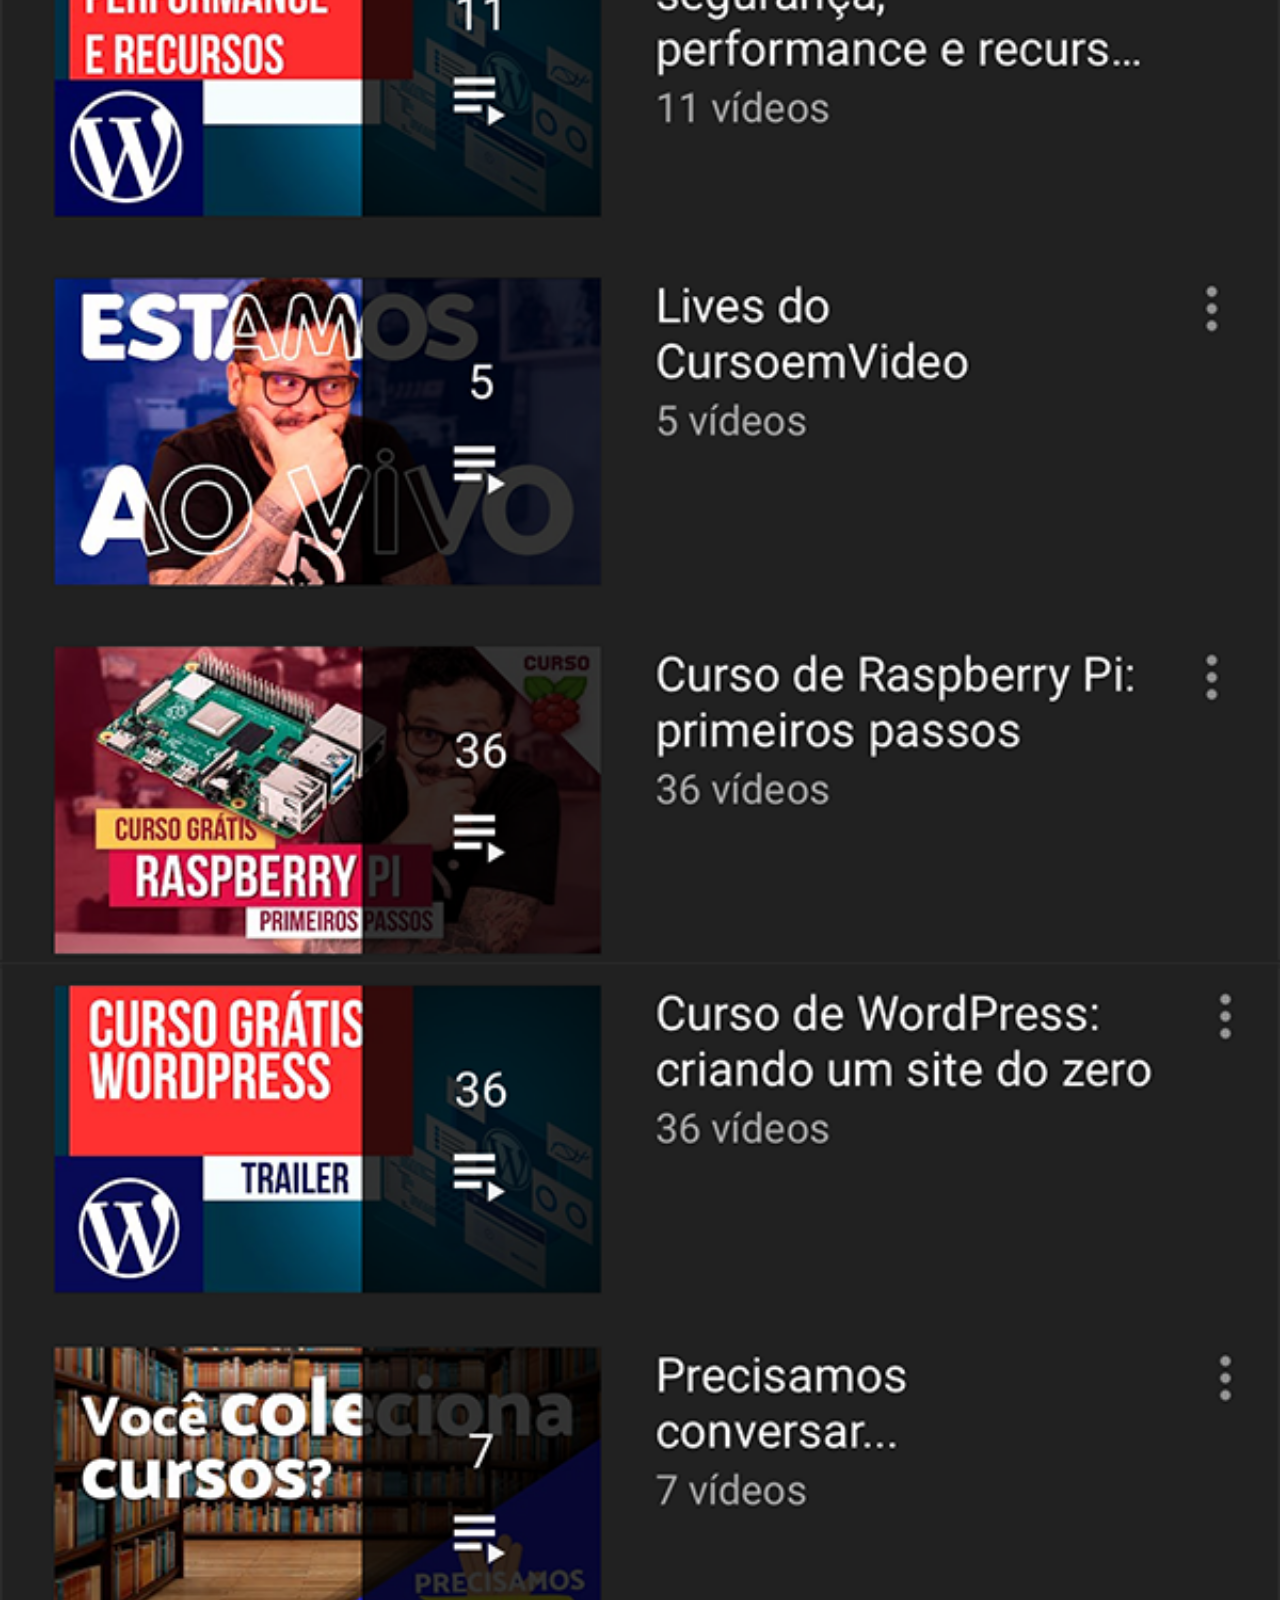
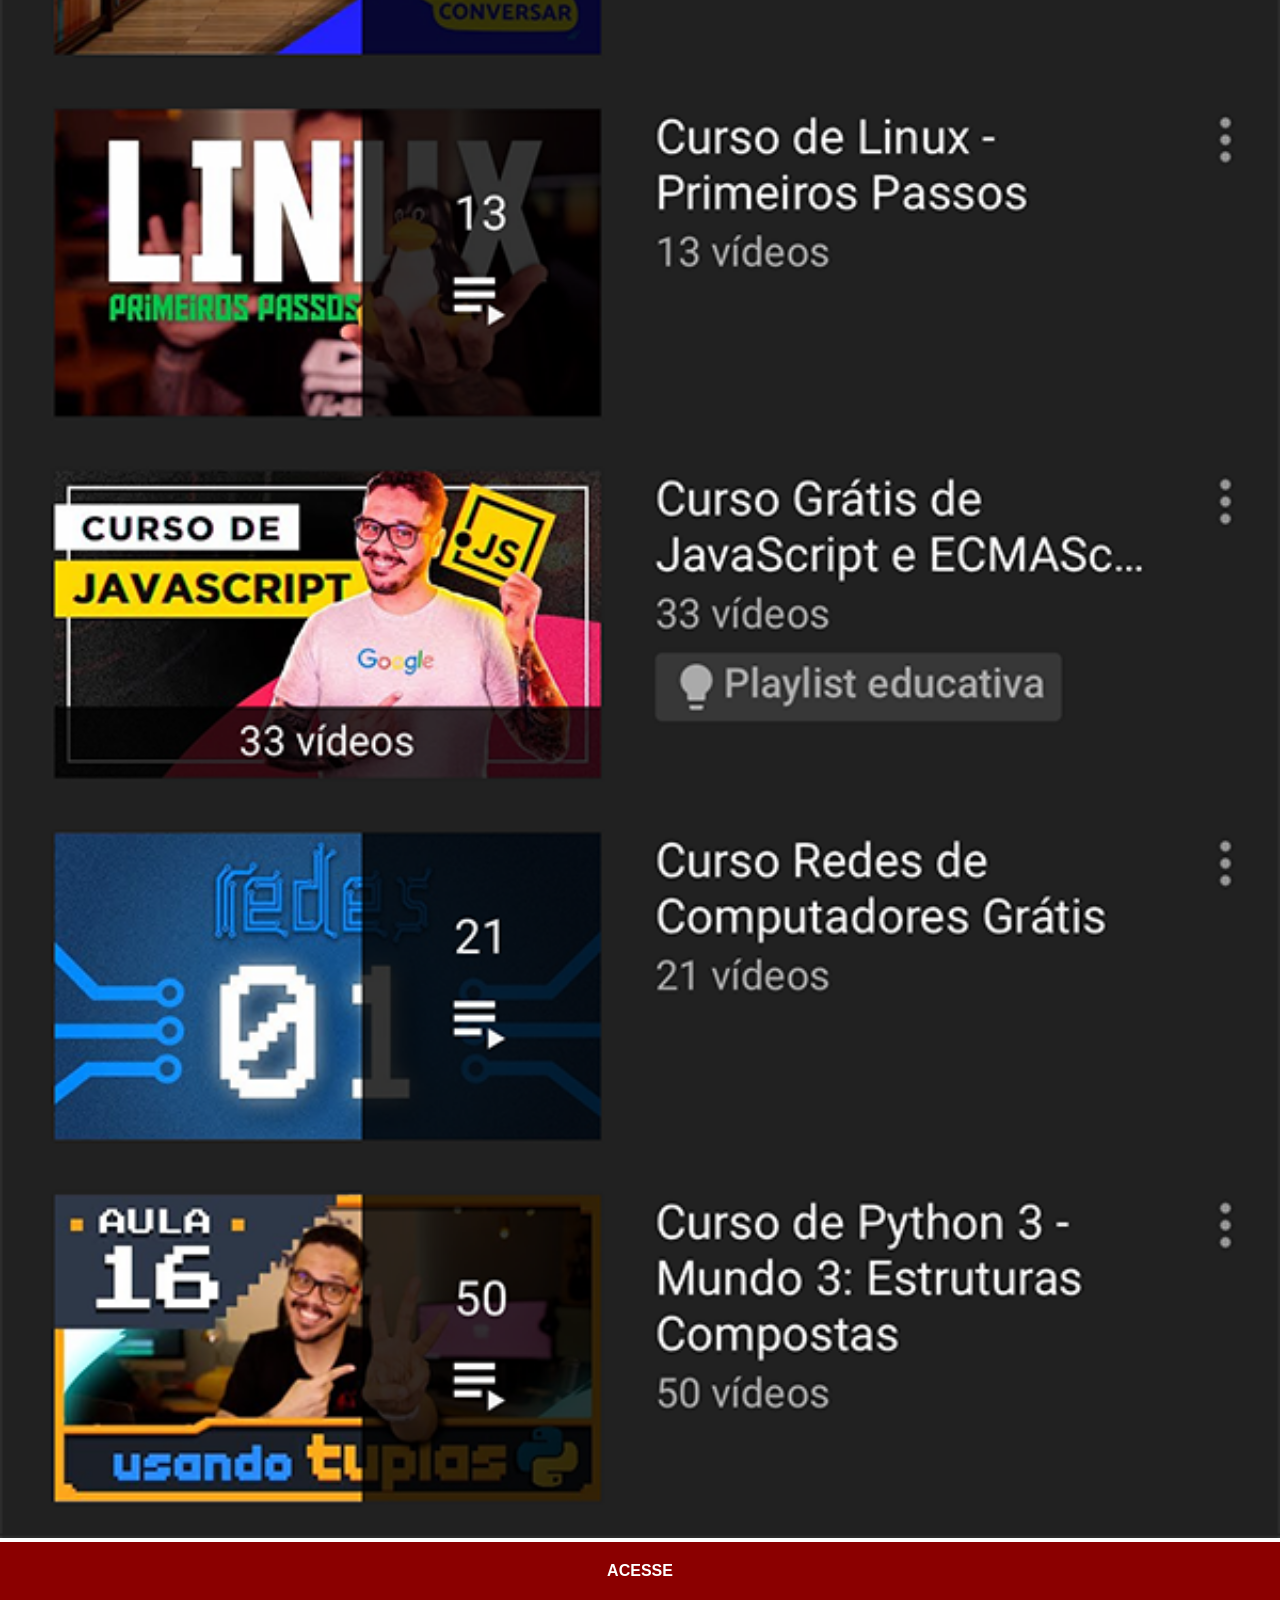
<file: youtube.html>
<!DOCTYPE html>
<html lang="pt-br">
<head>
    <meta charset="UTF-8">
    <meta name="viewport" content="width=device-width, initial-scale=1.0">
    <title>YouTube</title>
    <link rel="stylesheet" href="estilos/social.css">
</head>
<body>
    <img src="imagens/tela-youtube.png" alt="YouTube">
    <a href="https://www.youtube.com/user/cursosemvideo/playlists" target="_blank">ACESSE</a>
</body>
</html>
</file>
<file: estilos/style.css>
@charset "UTF-8";

*{
    margin: 0px;
    padding: 0px;
    font-family: Arial, Helvetica, sans-serif;
}

html, body {
    height: 100%vh;
    width: 100%vh;
    background-color: black;
}

body {
    background: url("../imagens/fundo-madeira.jpg") no-repeat top center;
    background-size: cover;
    background-attachment: fixed;
}

main {
    position: relative;
    height: 100vh;
}

section#telefone {
    position: absolute;
    top: 50%;
    left: 50%;
    transform: translate(-50%, -50%);

    height: 627px;
    width: 311px;
    background: url("../imagens/frame-iphone.png") no-repeat;

}

iframe#tela {
    position: relative;
    top: 80px;
    left: 22px;
    width: 269px;
    height: 471px;
}

section#redes-sociais {
    text-align: right;
}

section#redes-sociais img{
    width: 50px;
    margin: 10px;
    border-radius: 50%;
    box-shadow: 2px 2px 5px rgba(0, 0, 0, 0.400);
    box-sizing: border-box;
}

section#redes-sociais img:hover {
    border: 2px solid rgba(255, 255, 255, 0.637);
    transform: translate(-3px- -3px);
    box-shadow: 5px 5px 10px black;
    transition: transform 1s, border 1s;
}
</file>
<file: estilos/social.css>
@charset "UTF-8";

* {
    margin: 0px;
    padding: 0px;
    font-family: Arial, Helvetica, sans-serif;
}

::-webkit-scrollbar {
    width: 0px;
    height: 0px;
}

img {
    width: 100vw;
}

a {
    display: block;
    background-color: darkred;
    color: white;
    padding: 20px;
    text-align: center;
    font-weight: bolder;
    text-decoration: none;
}

a:hover {
    background-color: red;
}
</file>
